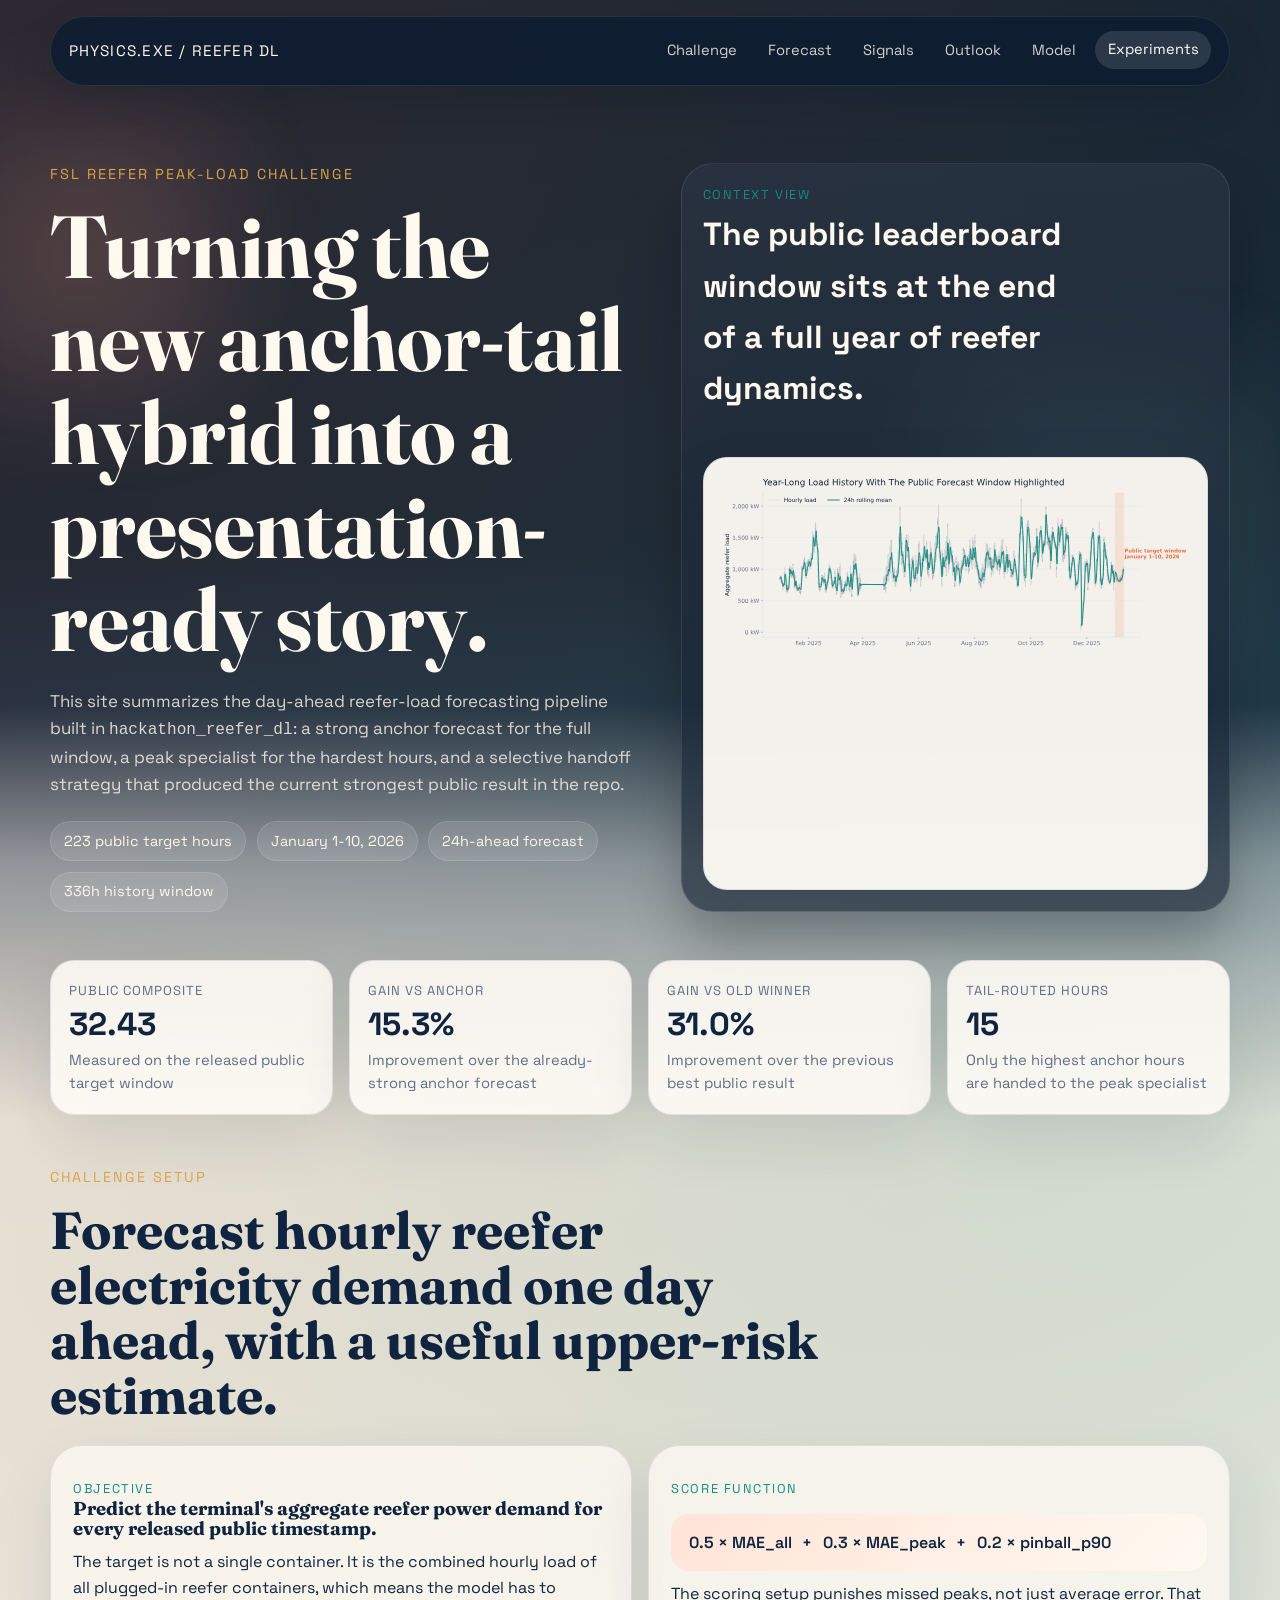
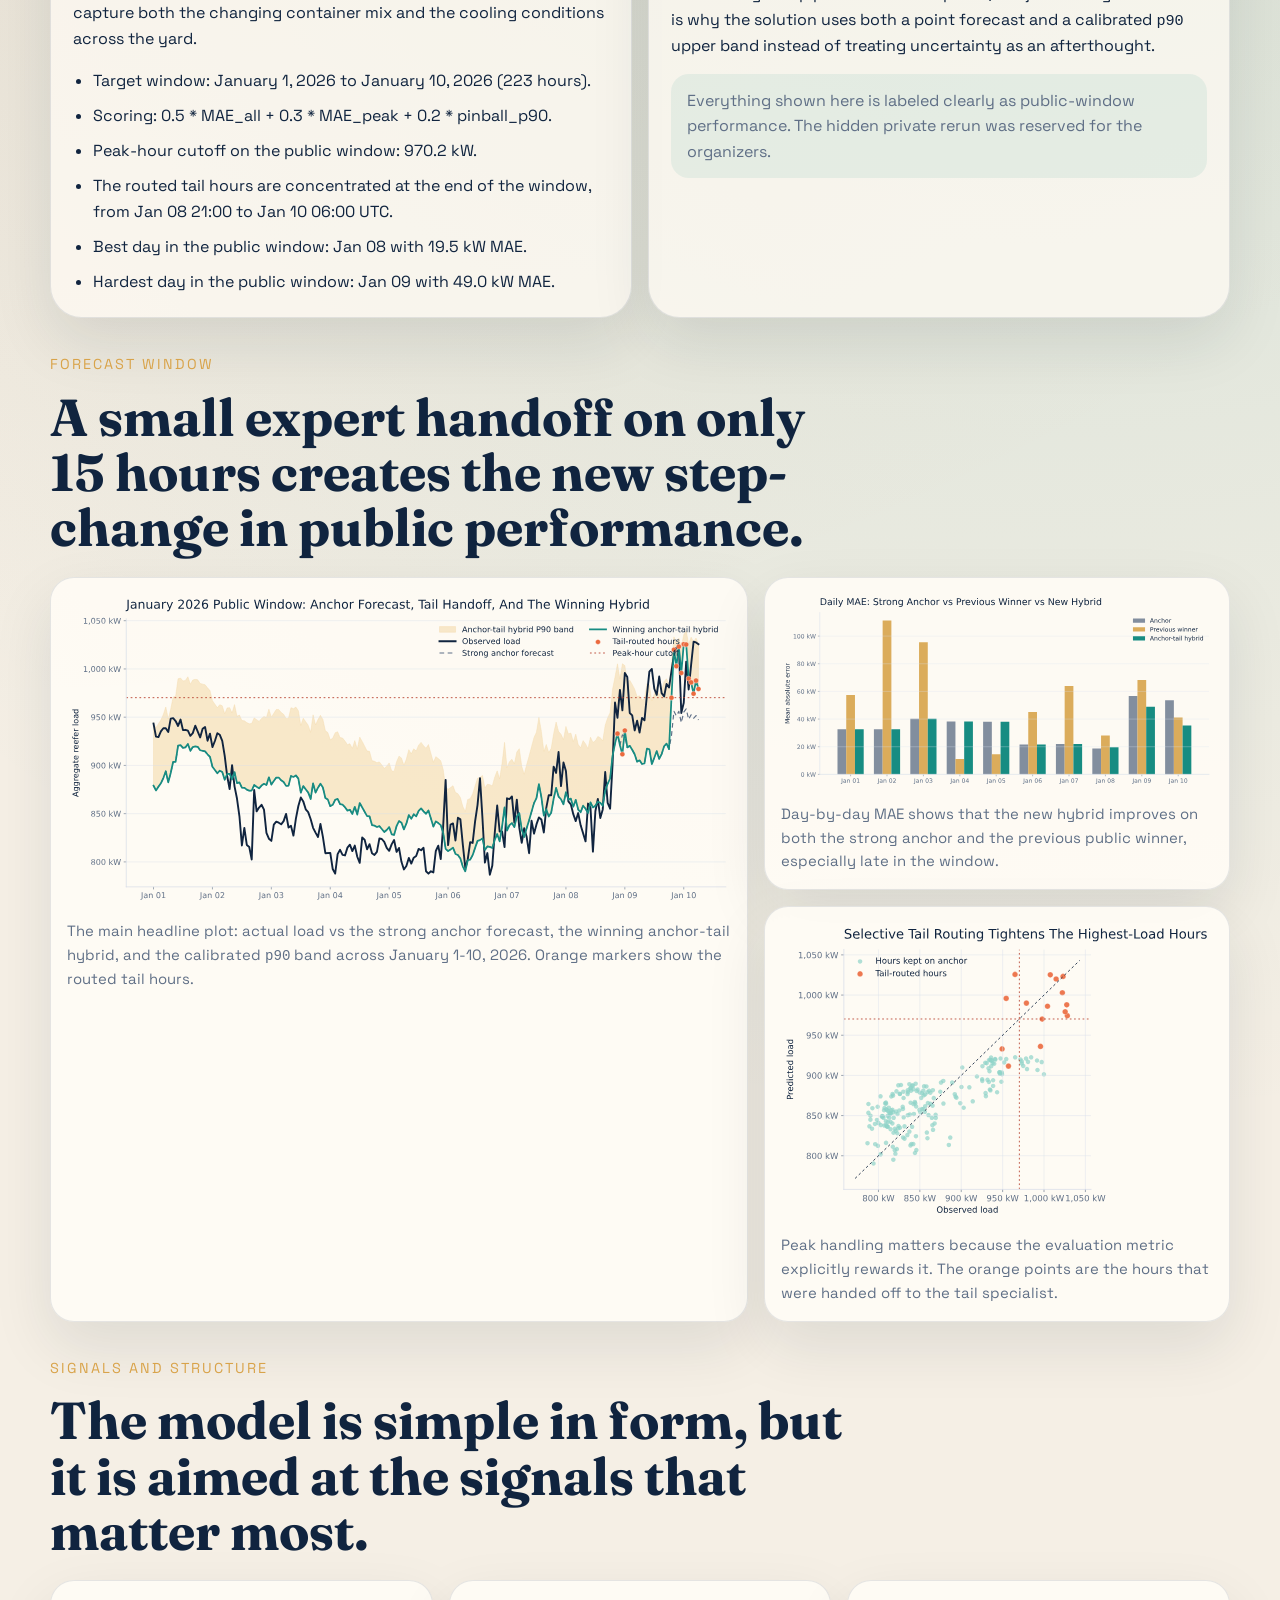
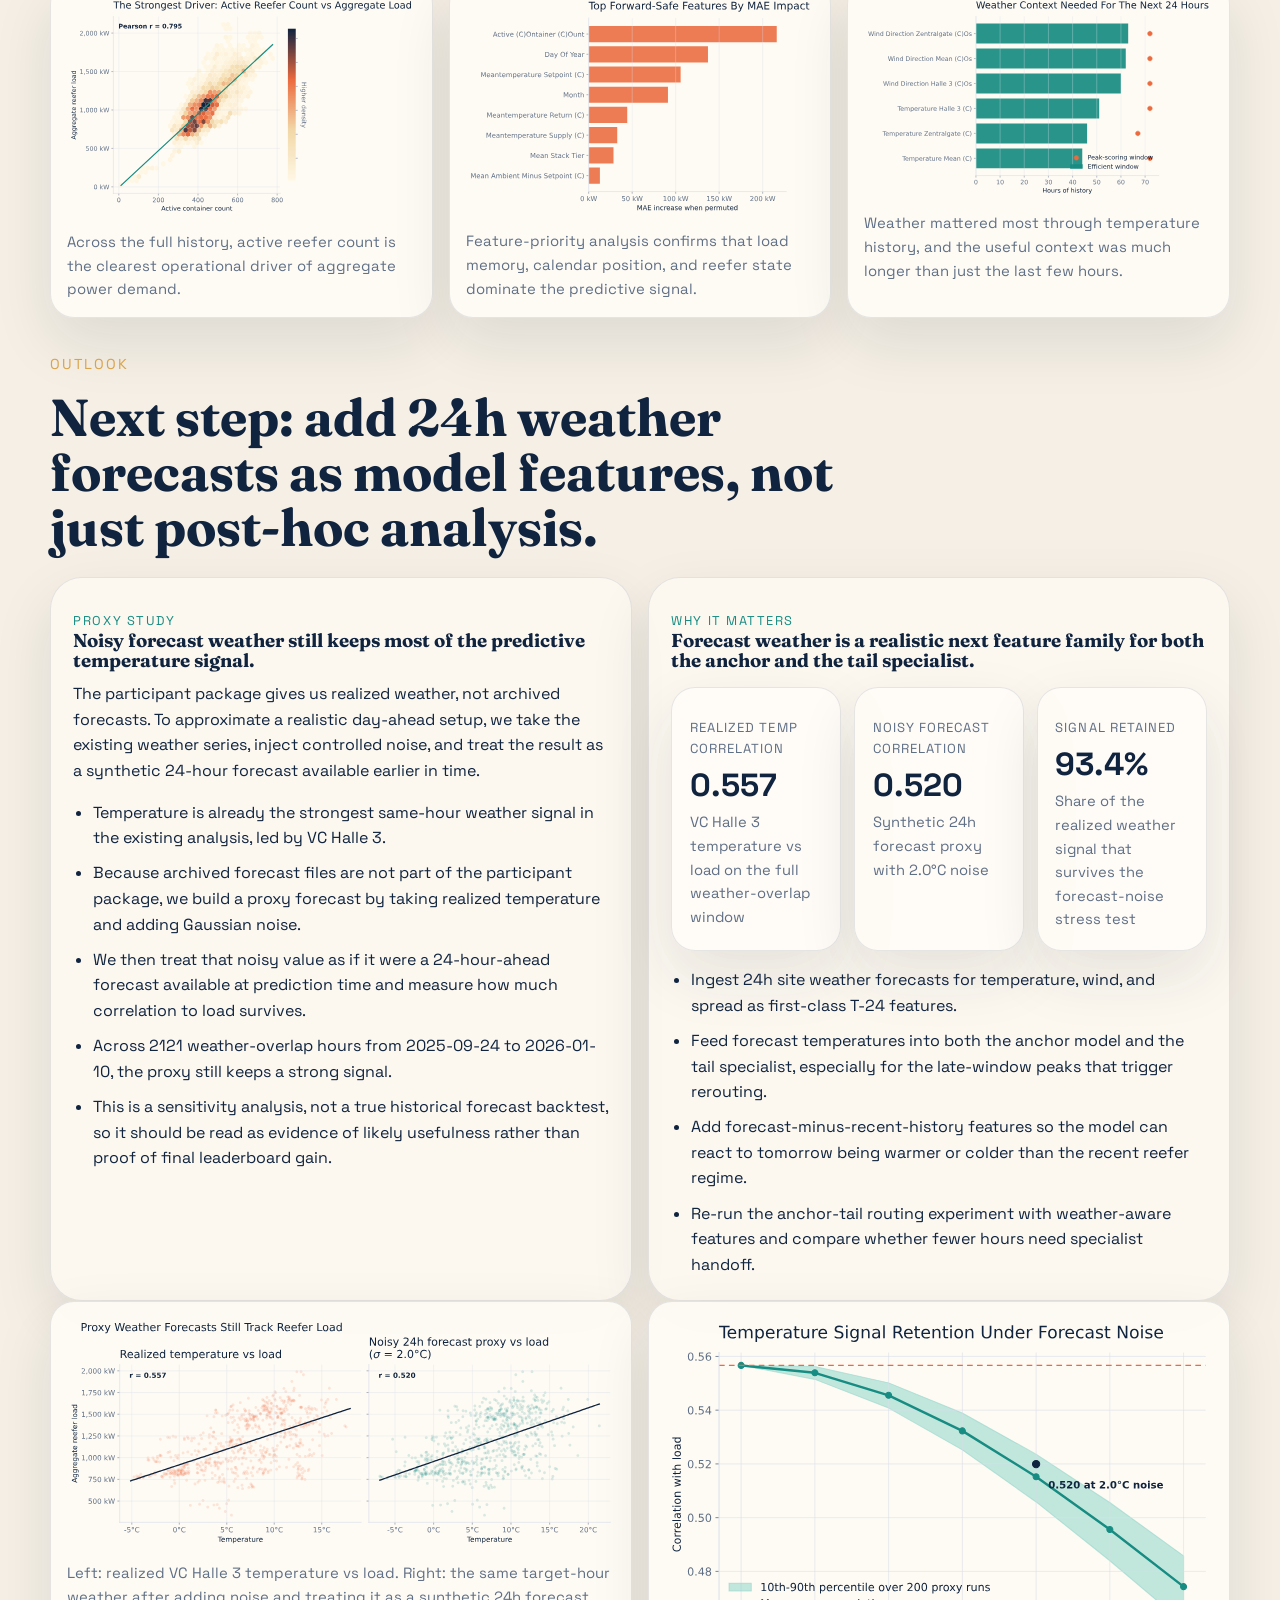
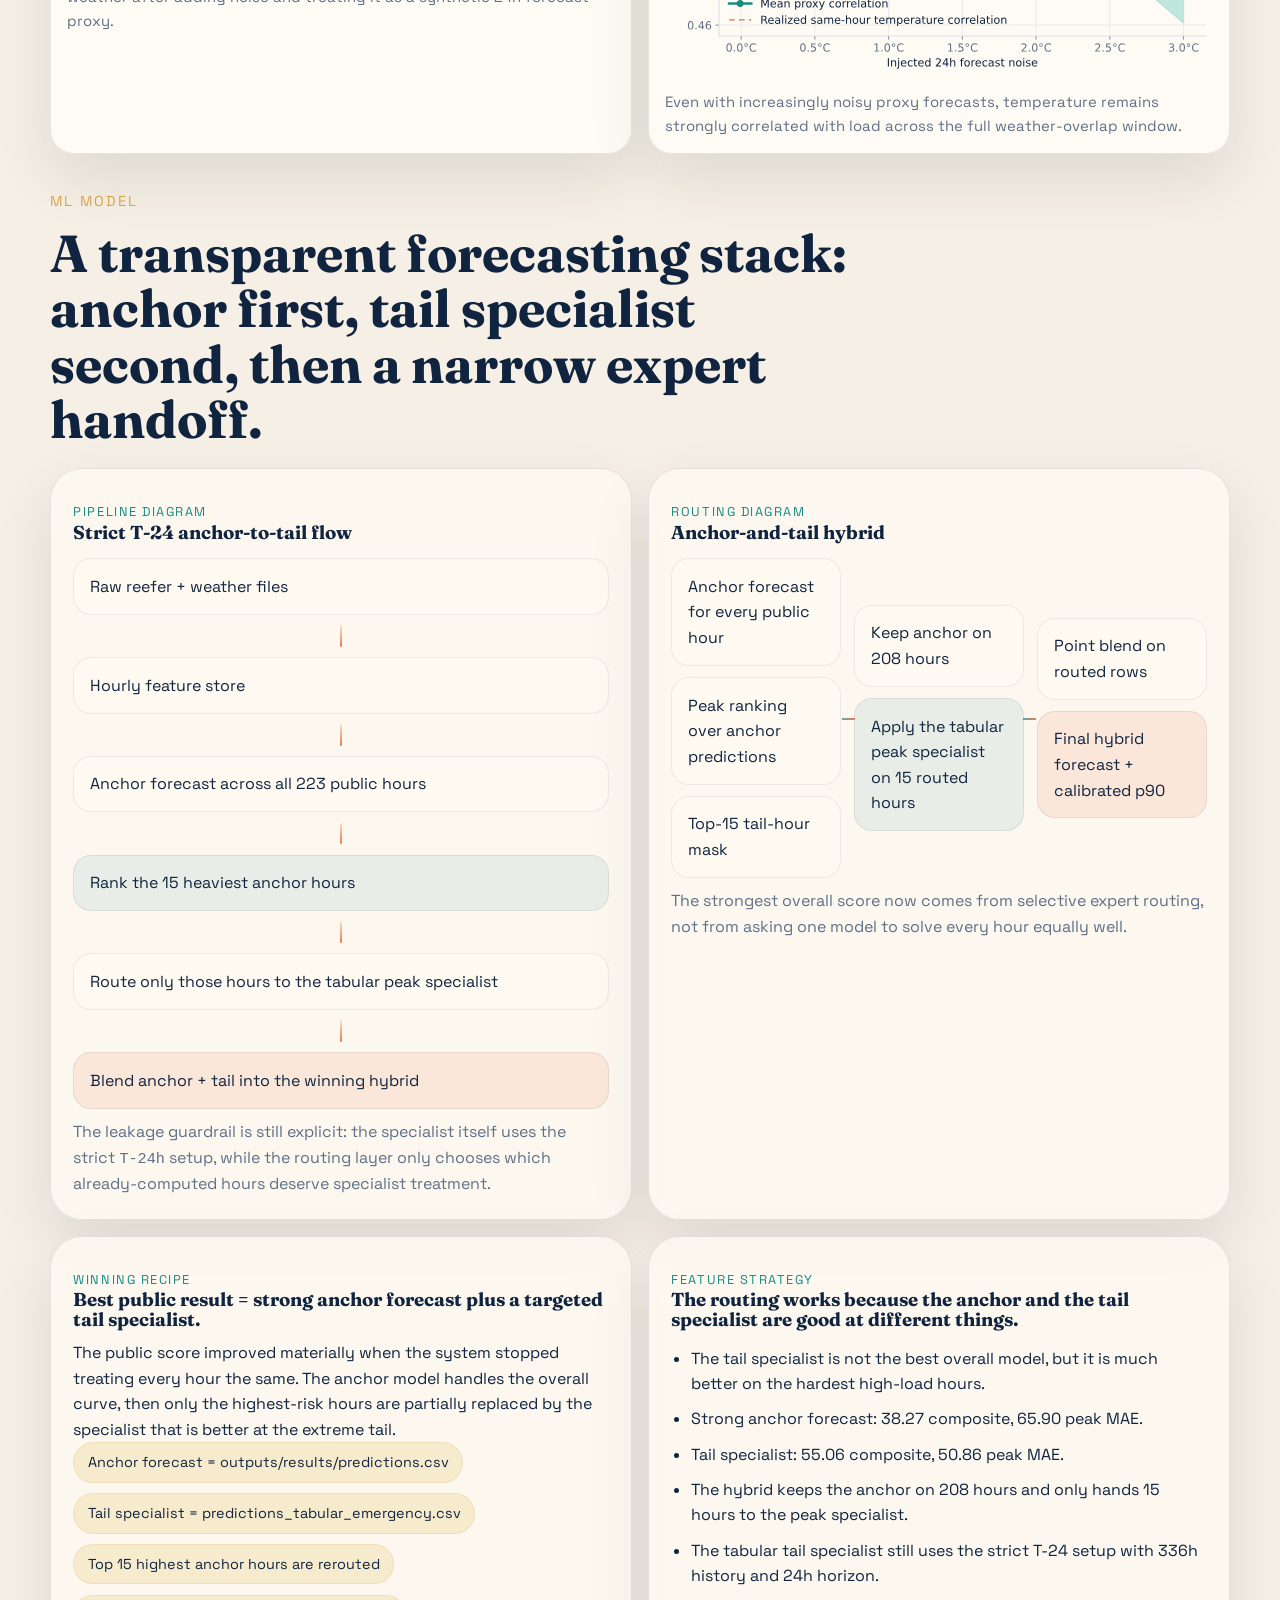
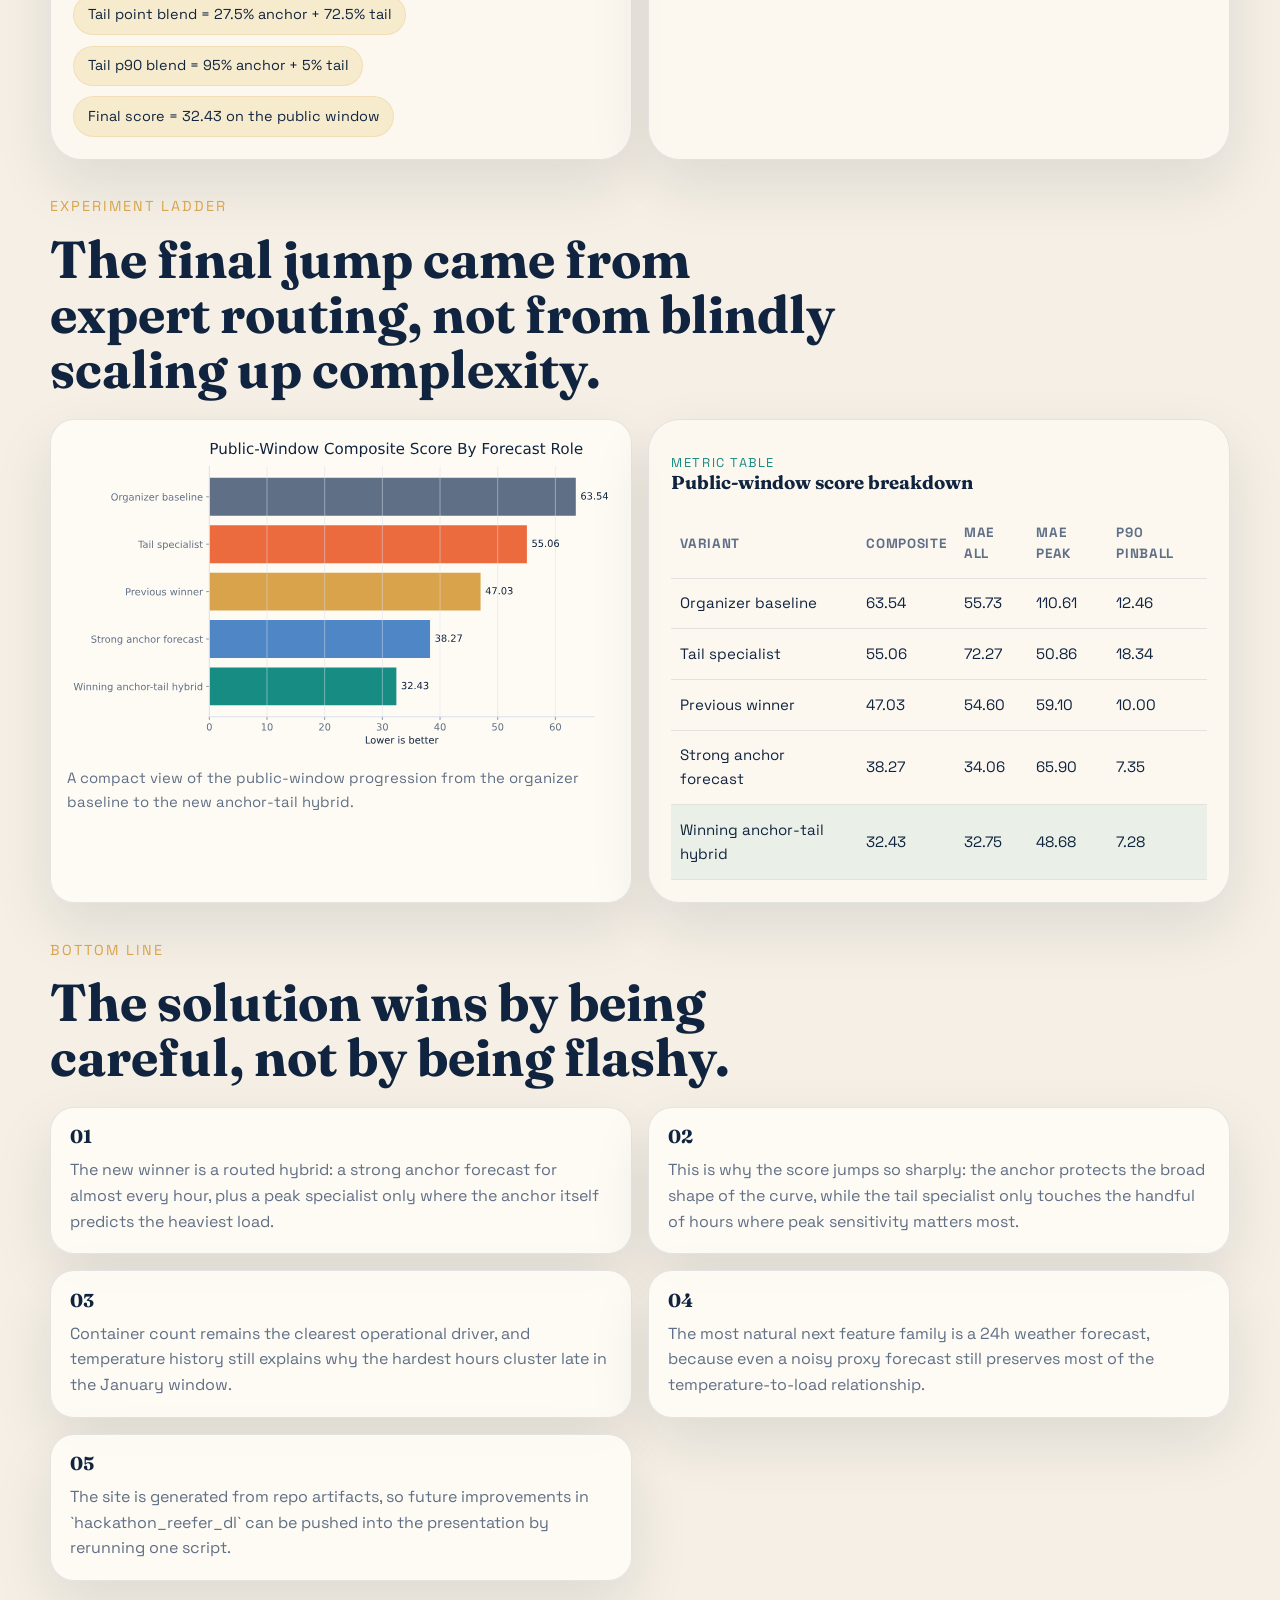
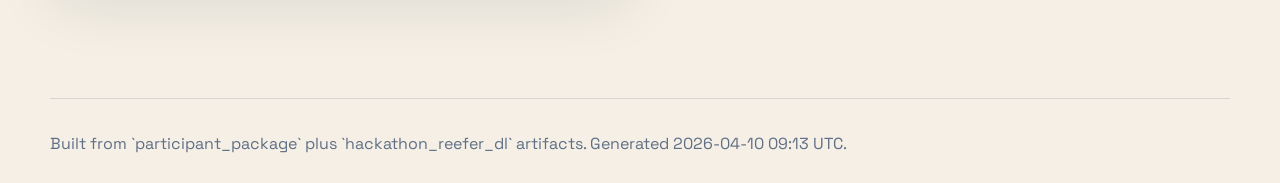
<file: presentation_site/index.html>
<!DOCTYPE html>
<html lang="en">
<head>
  <meta charset="UTF-8">
  <meta name="viewport" content="width=device-width, initial-scale=1.0">
  <title>physics.exe | Reefer Forecast Presentation</title>
  <meta
    name="description"
    content="Presentation website for the physics.exe reefer peak-load forecasting solution in hackathon_reefer_dl."
  >
  <link rel="preconnect" href="https://fonts.googleapis.com">
  <link rel="preconnect" href="https://fonts.gstatic.com" crossorigin>
  <link
    href="https://fonts.googleapis.com/css2?family=Fraunces:opsz,wght@9..144,600;9..144,700&family=Space+Grotesk:wght@400;500;700&display=swap"
    rel="stylesheet"
  >
  <link rel="stylesheet" href="styles.css">
</head>
<body>
  <div class="page-glow page-glow-one"></div>
  <div class="page-glow page-glow-two"></div>

  <header class="site-header">
    <a class="brand" href="#top">physics.exe / reefer dl</a>
    <nav class="site-nav" aria-label="Primary">
      <a href="#challenge">Challenge</a>
      <a href="#forecast">Forecast</a>
      <a href="#signals">Signals</a>
      <a href="#outlook">Outlook</a>
      <a href="#model">Model</a>
      <a href="#experiments">Experiments</a>
    </nav>
  </header>

  <main id="top">
    <section class="hero reveal">
      <div class="hero-copy">
        <p class="eyebrow">FSL Reefer Peak-Load Challenge</p>
        <h1>Turning the new anchor-tail hybrid into a presentation-ready story.</h1>
        <p class="hero-text">
          This site summarizes the day-ahead reefer-load forecasting pipeline built in
          <code>hackathon_reefer_dl</code>: a strong anchor forecast for the full window, a peak specialist for the
          hardest hours, and a selective handoff strategy that produced the current strongest public result in the
          repo.
        </p>
        <div class="chip-row chip-row-hero" id="hero-facts">
          <span class="chip chip-static">223 public target hours</span>
          <span class="chip chip-static">January 1-10, 2026</span>
          <span class="chip chip-static">24h-ahead forecast</span>
          <span class="chip chip-static">336h history window</span>
        </div>
      </div>

      <div class="hero-panel">
        <div class="hero-panel-top">
          <p class="panel-label">Context View</p>
          <h2>The public leaderboard window sits at the end of a full year of reefer dynamics.</h2>
        </div>
        <figure class="plot-card plot-card-hero">
          <img
            src="assets/plots/history_context.svg"
            alt="Historical reefer load series with the January 2026 public forecast window highlighted."
          >
        </figure>
      </div>
    </section>

    <section class="metric-band reveal">
      <div class="metric-grid" id="metric-grid"></div>
    </section>

    <section id="challenge" class="content-section reveal">
      <div class="section-heading">
        <p class="eyebrow">Challenge Setup</p>
        <h2>Forecast hourly reefer electricity demand one day ahead, with a useful upper-risk estimate.</h2>
      </div>

      <div class="two-col-grid">
        <article class="panel">
          <p class="panel-label">Objective</p>
          <h3>Predict the terminal's aggregate reefer power demand for every released public timestamp.</h3>
          <p>
            The target is not a single container. It is the combined hourly load of all plugged-in reefer
            containers, which means the model has to capture both the changing container mix and the cooling
            conditions across the yard.
          </p>
          <ul class="plain-list" id="challenge-facts"></ul>
        </article>

        <article class="panel">
          <p class="panel-label">Score Function</p>
          <div class="formula-card">
            <span>0.5 × MAE_all</span>
            <span>+</span>
            <span>0.3 × MAE_peak</span>
            <span>+</span>
            <span>0.2 × pinball_p90</span>
          </div>
          <p>
            The scoring setup punishes missed peaks, not just average error. That is why the solution uses both a
            point forecast and a calibrated <code>p90</code> upper band instead of treating uncertainty as an
            afterthought.
          </p>
          <div class="small-note">
            Everything shown here is labeled clearly as public-window performance. The hidden private rerun was
            reserved for the organizers.
          </div>
        </article>
      </div>
    </section>

    <section id="forecast" class="content-section reveal">
      <div class="section-heading">
        <p class="eyebrow">Forecast Window</p>
        <h2>A small expert handoff on only 15 hours creates the new step-change in public performance.</h2>
      </div>

      <div class="forecast-grid">
        <figure class="plot-card plot-card-wide">
          <img
            src="assets/plots/january_forecast.svg"
            alt="Public January 2026 forecast chart with actual load, strong anchor forecast, winning anchor-tail hybrid, and p90 band."
          >
          <figcaption>
            The main headline plot: actual load vs the strong anchor forecast, the winning anchor-tail hybrid, and the
            calibrated <code>p90</code> band across January 1-10, 2026. Orange markers show the routed tail hours.
          </figcaption>
        </figure>

        <figure class="plot-card">
          <img
            src="assets/plots/daily_mae.svg"
            alt="Daily mean absolute error across the public window comparing the anchor forecast, the previous winner, and the new hybrid."
          >
          <figcaption>
            Day-by-day MAE shows that the new hybrid improves on both the strong anchor and the previous public winner,
            especially late in the window.
          </figcaption>
        </figure>

        <figure class="plot-card">
          <img
            src="assets/plots/peak_scatter.svg"
            alt="Scatter plot of actual versus predicted load for the winning anchor-tail hybrid with routed hours highlighted."
          >
          <figcaption>
            Peak handling matters because the evaluation metric explicitly rewards it. The orange points are the hours
            that were handed off to the tail specialist.
          </figcaption>
        </figure>
      </div>
    </section>

    <section id="signals" class="content-section reveal">
      <div class="section-heading">
        <p class="eyebrow">Signals And Structure</p>
        <h2>The model is simple in form, but it is aimed at the signals that matter most.</h2>
      </div>

      <div class="signals-grid">
        <figure class="plot-card">
          <img
            src="assets/plots/active_count_scatter.svg"
            alt="Scatter density showing active container count versus aggregate reefer load."
          >
          <figcaption>
            Across the full history, active reefer count is the clearest operational driver of aggregate power demand.
          </figcaption>
        </figure>

        <figure class="plot-card">
          <img
            src="assets/plots/feature_importance.svg"
            alt="Horizontal bar chart of the most important forward-safe features by MAE impact."
          >
          <figcaption>
            Feature-priority analysis confirms that load memory, calendar position, and reefer state dominate the
            predictive signal.
          </figcaption>
        </figure>

        <figure class="plot-card">
          <img
            src="assets/plots/weather_windows.svg"
            alt="Horizontal bar chart of efficient and peak weather history window lengths."
          >
          <figcaption>
            Weather mattered most through temperature history, and the useful context was much longer than just the
            last few hours.
          </figcaption>
        </figure>
      </div>
    </section>

    <section id="outlook" class="content-section reveal">
      <div class="section-heading">
        <p class="eyebrow">Outlook</p>
        <h2>Next step: add 24h weather forecasts as model features, not just post-hoc analysis.</h2>
      </div>

      <div class="two-col-grid">
        <article class="panel">
          <p class="panel-label">Proxy Study</p>
          <h3>Noisy forecast weather still keeps most of the predictive temperature signal.</h3>
          <p>
            The participant package gives us realized weather, not archived forecasts. To approximate a realistic
            day-ahead setup, we take the existing weather series, inject controlled noise, and treat the result as a
            synthetic 24-hour forecast available earlier in time.
          </p>
          <ul class="plain-list" id="outlook-points"></ul>
        </article>

        <article class="panel">
          <p class="panel-label">Why It Matters</p>
          <h3>Forecast weather is a realistic next feature family for both the anchor and the tail specialist.</h3>
          <div class="outlook-metric-grid" id="outlook-metrics"></div>
          <ul class="plain-list" id="outlook-steps"></ul>
        </article>
      </div>

      <div class="two-col-grid">
        <figure class="plot-card">
          <img
            src="assets/plots/forecast_weather_proxy_scatter.svg"
            alt="Side-by-side comparison of realized temperature versus load and noisy forecast-proxy temperature versus load."
          >
          <figcaption>
            Left: realized VC Halle 3 temperature vs load. Right: the same target-hour weather after adding noise and
            treating it as a synthetic 24h forecast proxy.
          </figcaption>
        </figure>

        <figure class="plot-card">
          <img
            src="assets/plots/forecast_weather_proxy_noise_sweep.svg"
            alt="Line chart showing how temperature correlation with load changes as more forecast noise is added."
          >
          <figcaption>
            Even with increasingly noisy proxy forecasts, temperature remains strongly correlated with load across the
            full weather-overlap window.
          </figcaption>
        </figure>
      </div>
    </section>

    <section id="model" class="content-section reveal">
      <div class="section-heading">
        <p class="eyebrow">ML Model</p>
        <h2>A transparent forecasting stack: anchor first, tail specialist second, then a narrow expert handoff.</h2>
      </div>

      <div class="two-col-grid diagrams-grid">
        <article class="panel panel-diagram">
          <p class="panel-label">Pipeline Diagram</p>
          <h3>Strict T-24 anchor-to-tail flow</h3>
          <div class="flow-diagram">
            <div class="flow-node">Raw reefer + weather files</div>
            <div class="flow-arrow"></div>
            <div class="flow-node">Hourly feature store</div>
            <div class="flow-arrow"></div>
            <div class="flow-node">Anchor forecast across all 223 public hours</div>
            <div class="flow-arrow"></div>
            <div class="flow-node flow-node-accent">Rank the 15 heaviest anchor hours</div>
            <div class="flow-arrow"></div>
            <div class="flow-node">Route only those hours to the tabular peak specialist</div>
            <div class="flow-arrow"></div>
            <div class="flow-node flow-node-highlight">Blend anchor + tail into the winning hybrid</div>
          </div>
          <p class="diagram-note">
            The leakage guardrail is still explicit: the specialist itself uses the strict <code>T-24h</code> setup,
            while the routing layer only chooses which already-computed hours deserve specialist treatment.
          </p>
        </article>

        <article class="panel panel-diagram">
          <p class="panel-label">Routing Diagram</p>
          <h3>Anchor-and-tail hybrid</h3>
          <div class="network-diagram">
            <div class="input-stack">
              <div class="network-node">Anchor forecast for every public hour</div>
              <div class="network-node">Peak ranking over anchor predictions</div>
              <div class="network-node">Top-15 tail-hour mask</div>
            </div>
            <div class="network-core">
              <div class="network-branch">Keep anchor on 208 hours</div>
              <div class="network-branch network-branch-accent">Apply the tabular peak specialist on 15 routed hours</div>
            </div>
            <div class="output-stack">
              <div class="network-node">Point blend on routed rows</div>
              <div class="network-node network-node-highlight">Final hybrid forecast + calibrated p90</div>
            </div>
          </div>
          <p class="diagram-note">
            The strongest overall score now comes from selective expert routing, not from asking one model to solve
            every hour equally well.
          </p>
        </article>
      </div>

      <div class="detail-grid">
        <article class="panel detail-panel">
          <p class="panel-label">Winning Recipe</p>
          <h3>Best public result = strong anchor forecast plus a targeted tail specialist.</h3>
          <p>
            The public score improved materially when the system stopped treating every hour the same. The anchor model
            handles the overall curve, then only the highest-risk hours are partially replaced by the specialist that is
            better at the extreme tail.
          </p>
          <div class="chip-row" id="blend-chips"></div>
        </article>

        <article class="panel detail-panel">
          <p class="panel-label">Feature Strategy</p>
          <h3>The routing works because the anchor and the tail specialist are good at different things.</h3>
          <ul class="plain-list" id="feature-notes"></ul>
        </article>
      </div>
    </section>

    <section id="experiments" class="content-section reveal">
      <div class="section-heading">
        <p class="eyebrow">Experiment Ladder</p>
        <h2>The final jump came from expert routing, not from blindly scaling up complexity.</h2>
      </div>

      <div class="two-col-grid experiments-grid">
        <figure class="plot-card">
          <img
            src="assets/plots/model_ladder.svg"
            alt="Horizontal bar chart comparing public composite scores across forecast roles and variants."
          >
          <figcaption>
            A compact view of the public-window progression from the organizer baseline to the new anchor-tail hybrid.
          </figcaption>
        </figure>

        <article class="panel table-panel">
          <p class="panel-label">Metric Table</p>
          <h3>Public-window score breakdown</h3>
          <div class="table-wrap">
            <table class="metrics-table">
              <thead>
                <tr>
                  <th>Variant</th>
                  <th>Composite</th>
                  <th>MAE all</th>
                  <th>MAE peak</th>
                  <th>P90 pinball</th>
                </tr>
              </thead>
              <tbody id="experiment-table-body"></tbody>
            </table>
          </div>
        </article>
      </div>
    </section>

    <section class="content-section reveal">
      <div class="section-heading">
        <p class="eyebrow">Bottom Line</p>
        <h2>The solution wins by being careful, not by being flashy.</h2>
      </div>

      <div class="takeaway-grid" id="takeaways"></div>
    </section>
  </main>

  <footer class="site-footer">
    <p>Built from `participant_package` plus `hackathon_reefer_dl` artifacts. <span id="generated-at"></span></p>
  </footer>

  <script src="assets/data/presentation-data.js"></script>
  <script src="script.js"></script>
</body>
</html>
</file>
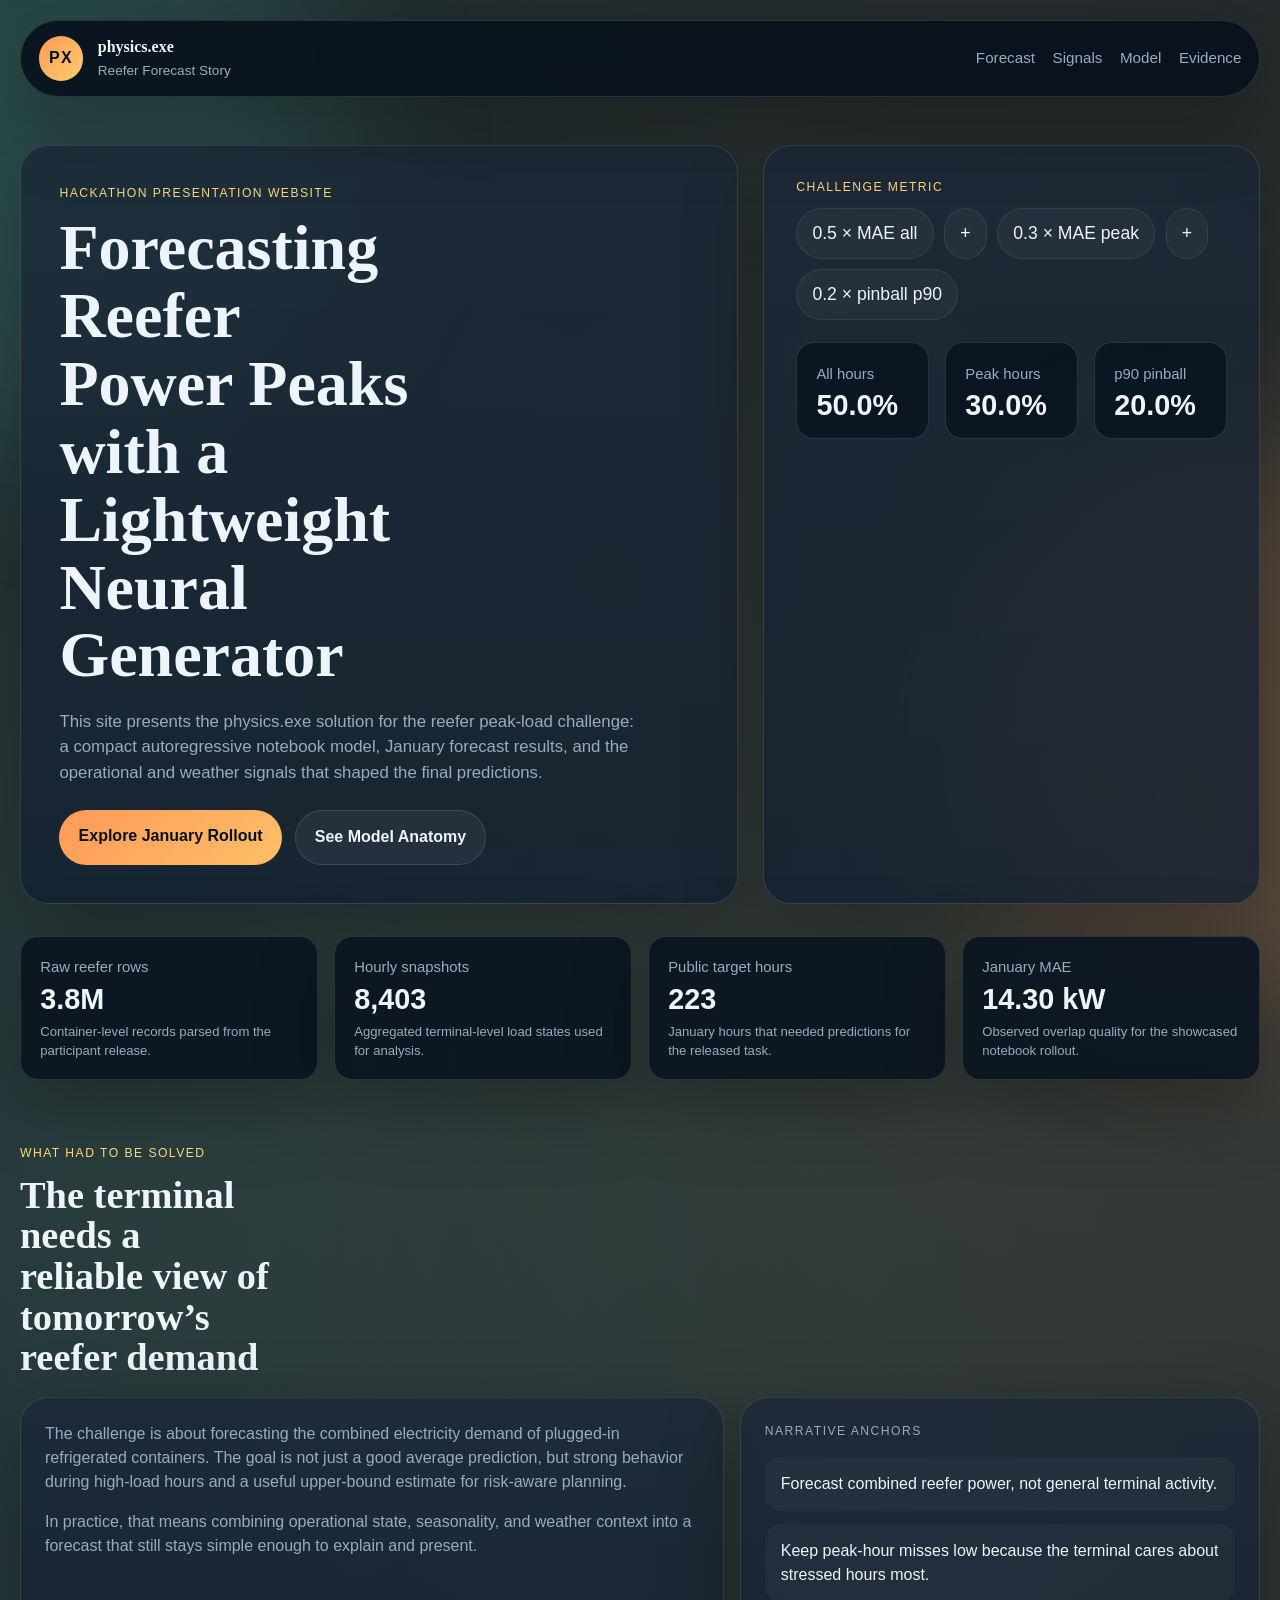
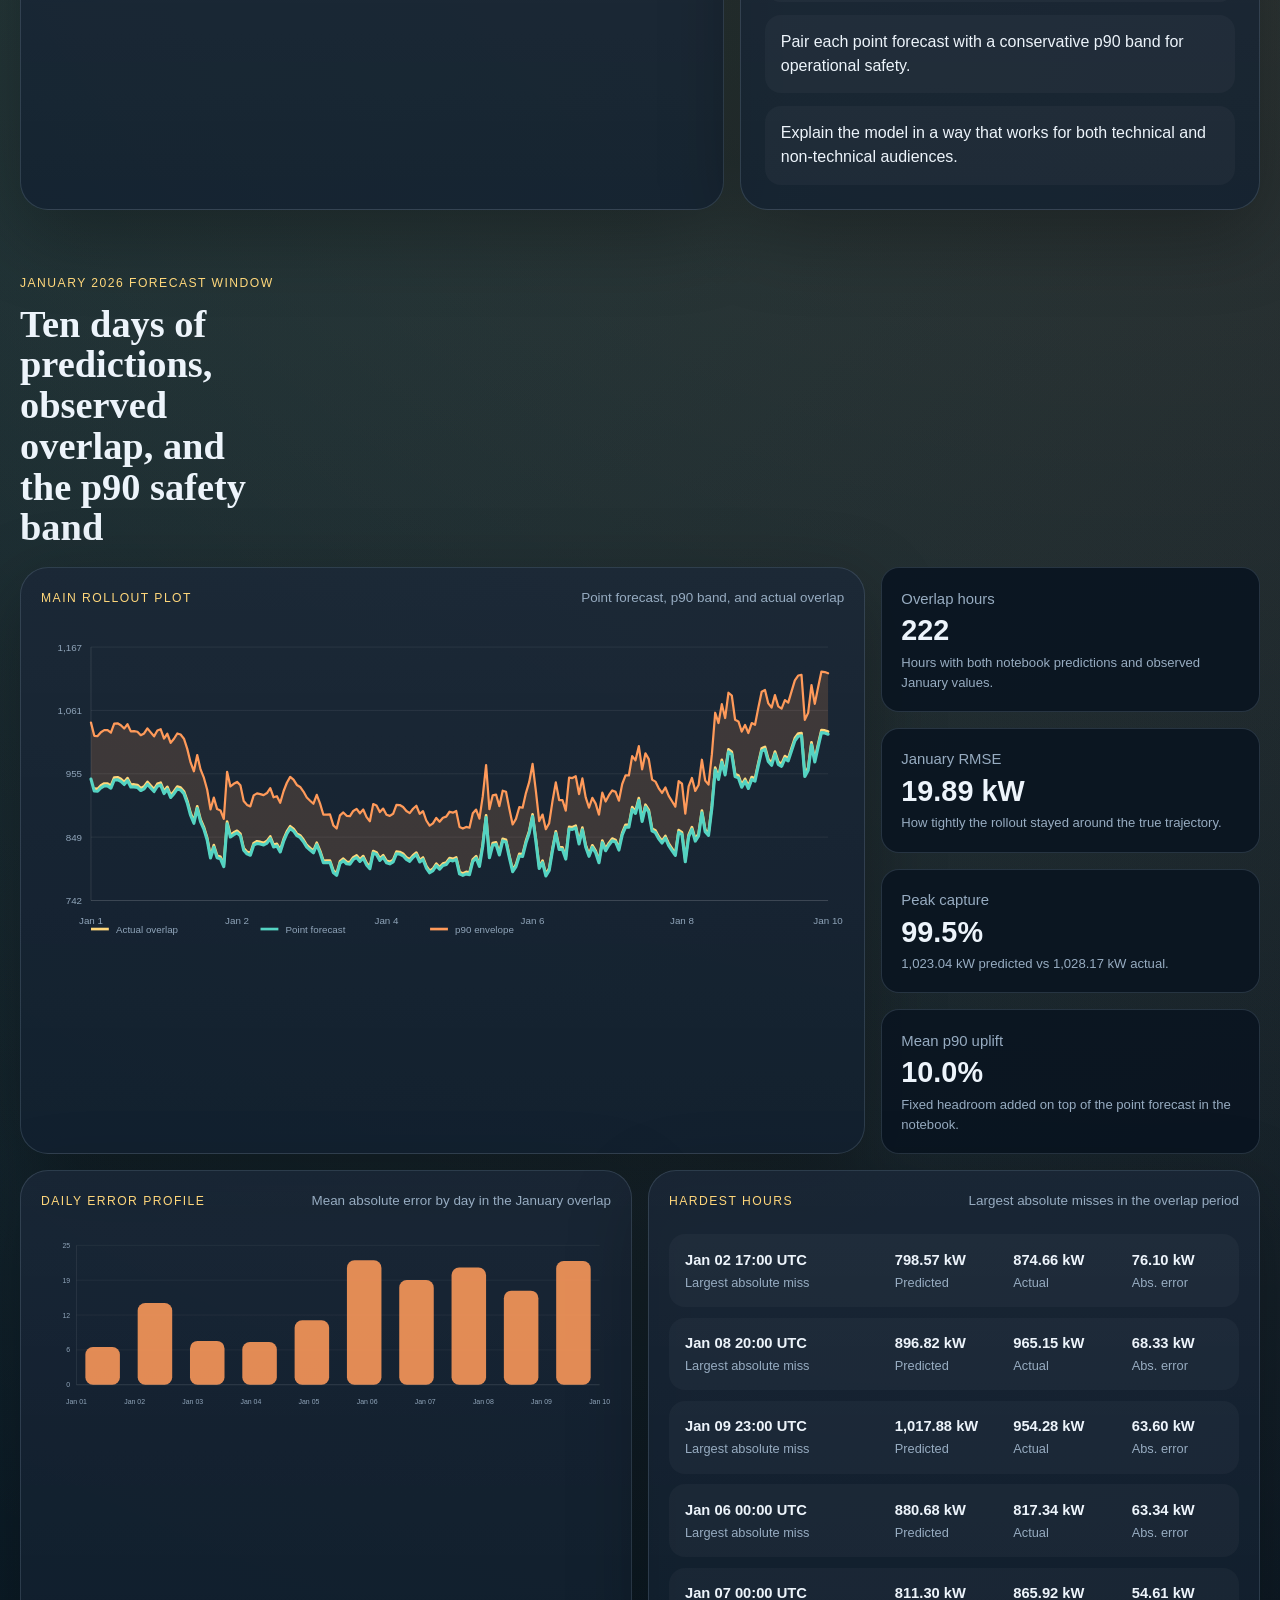
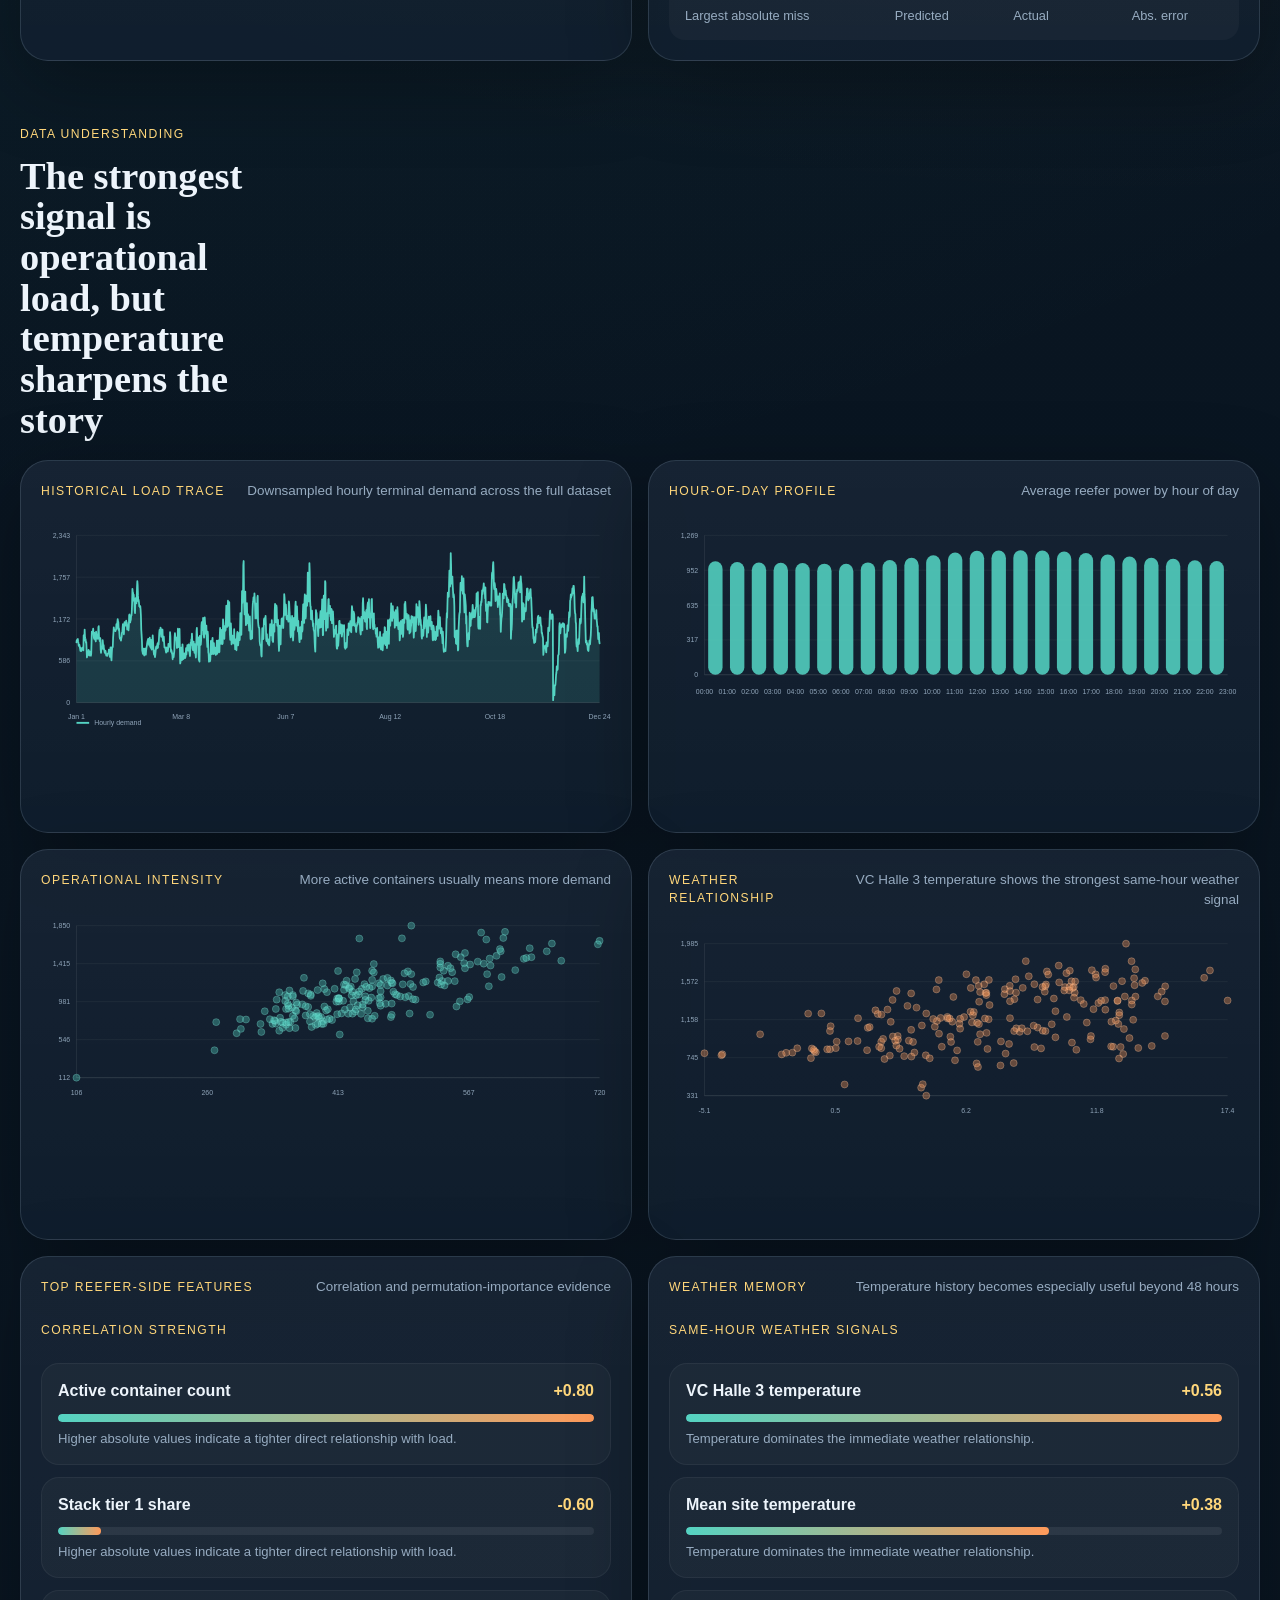
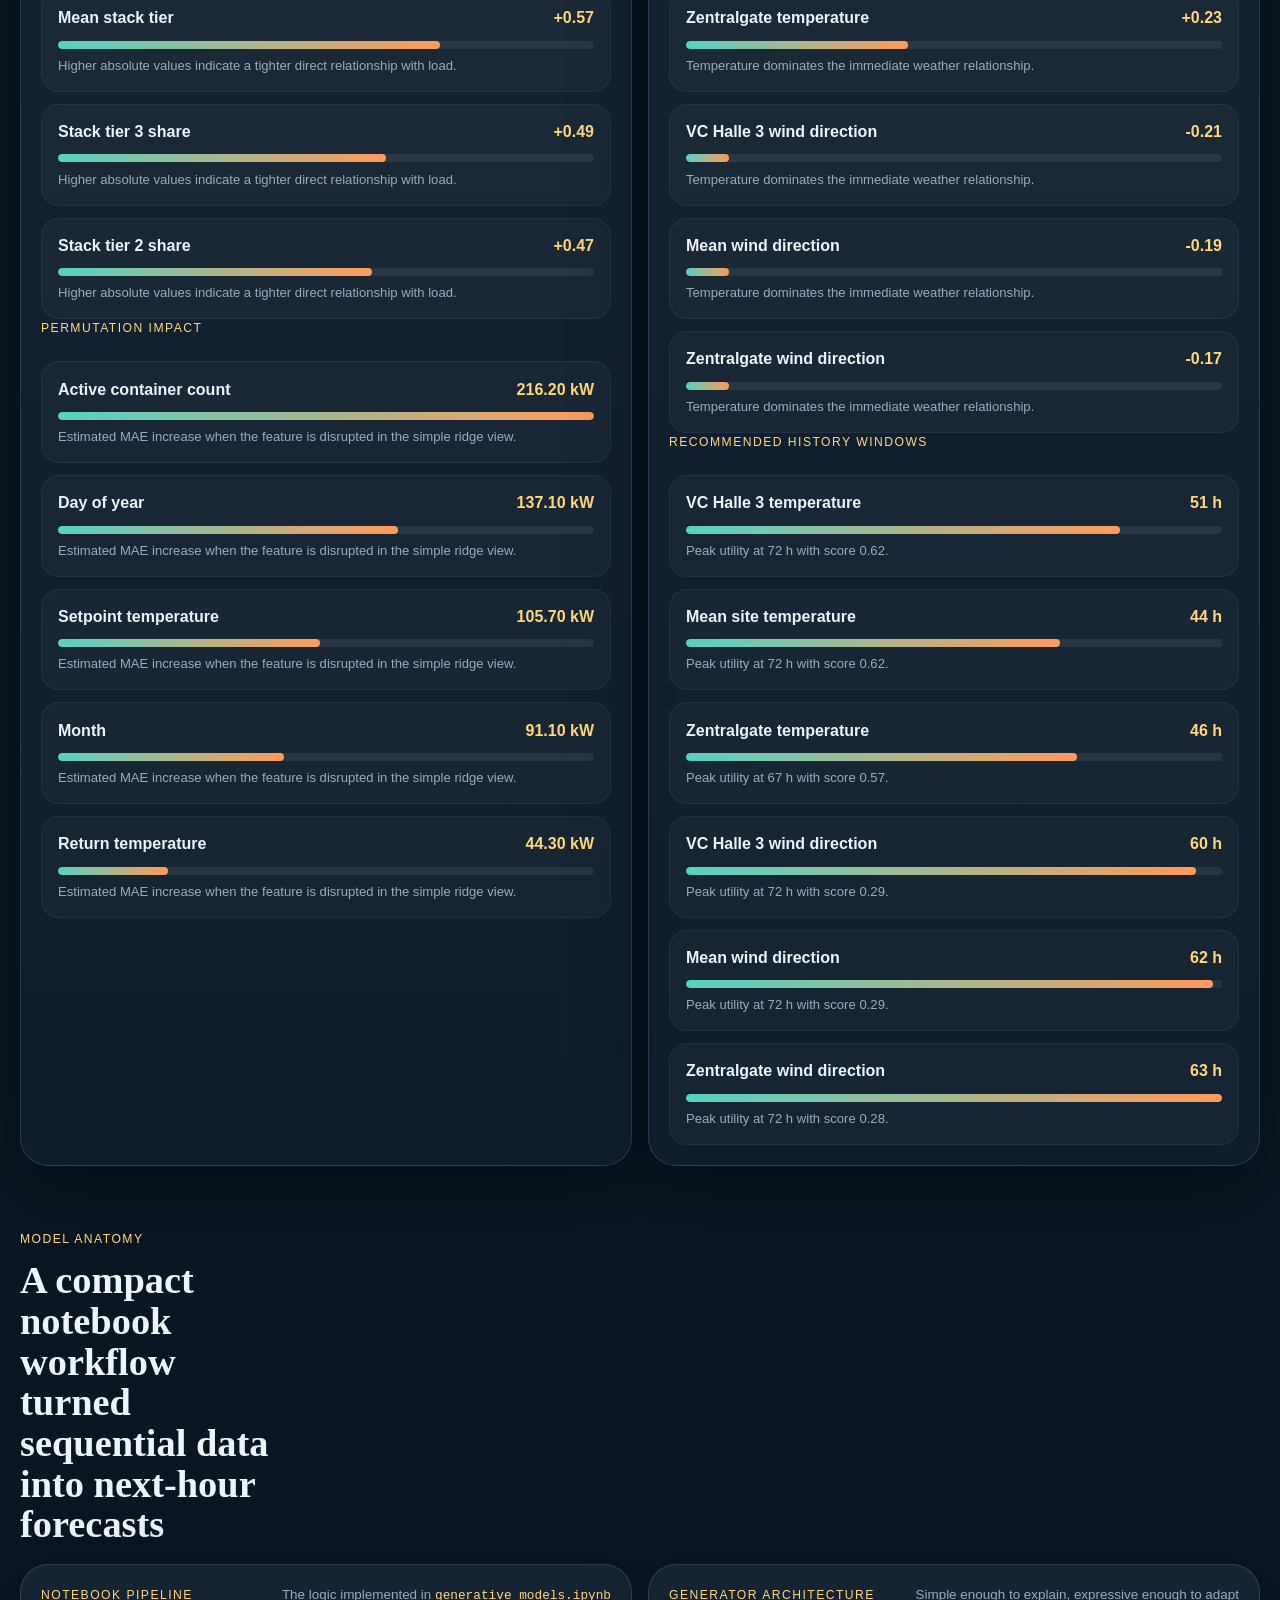
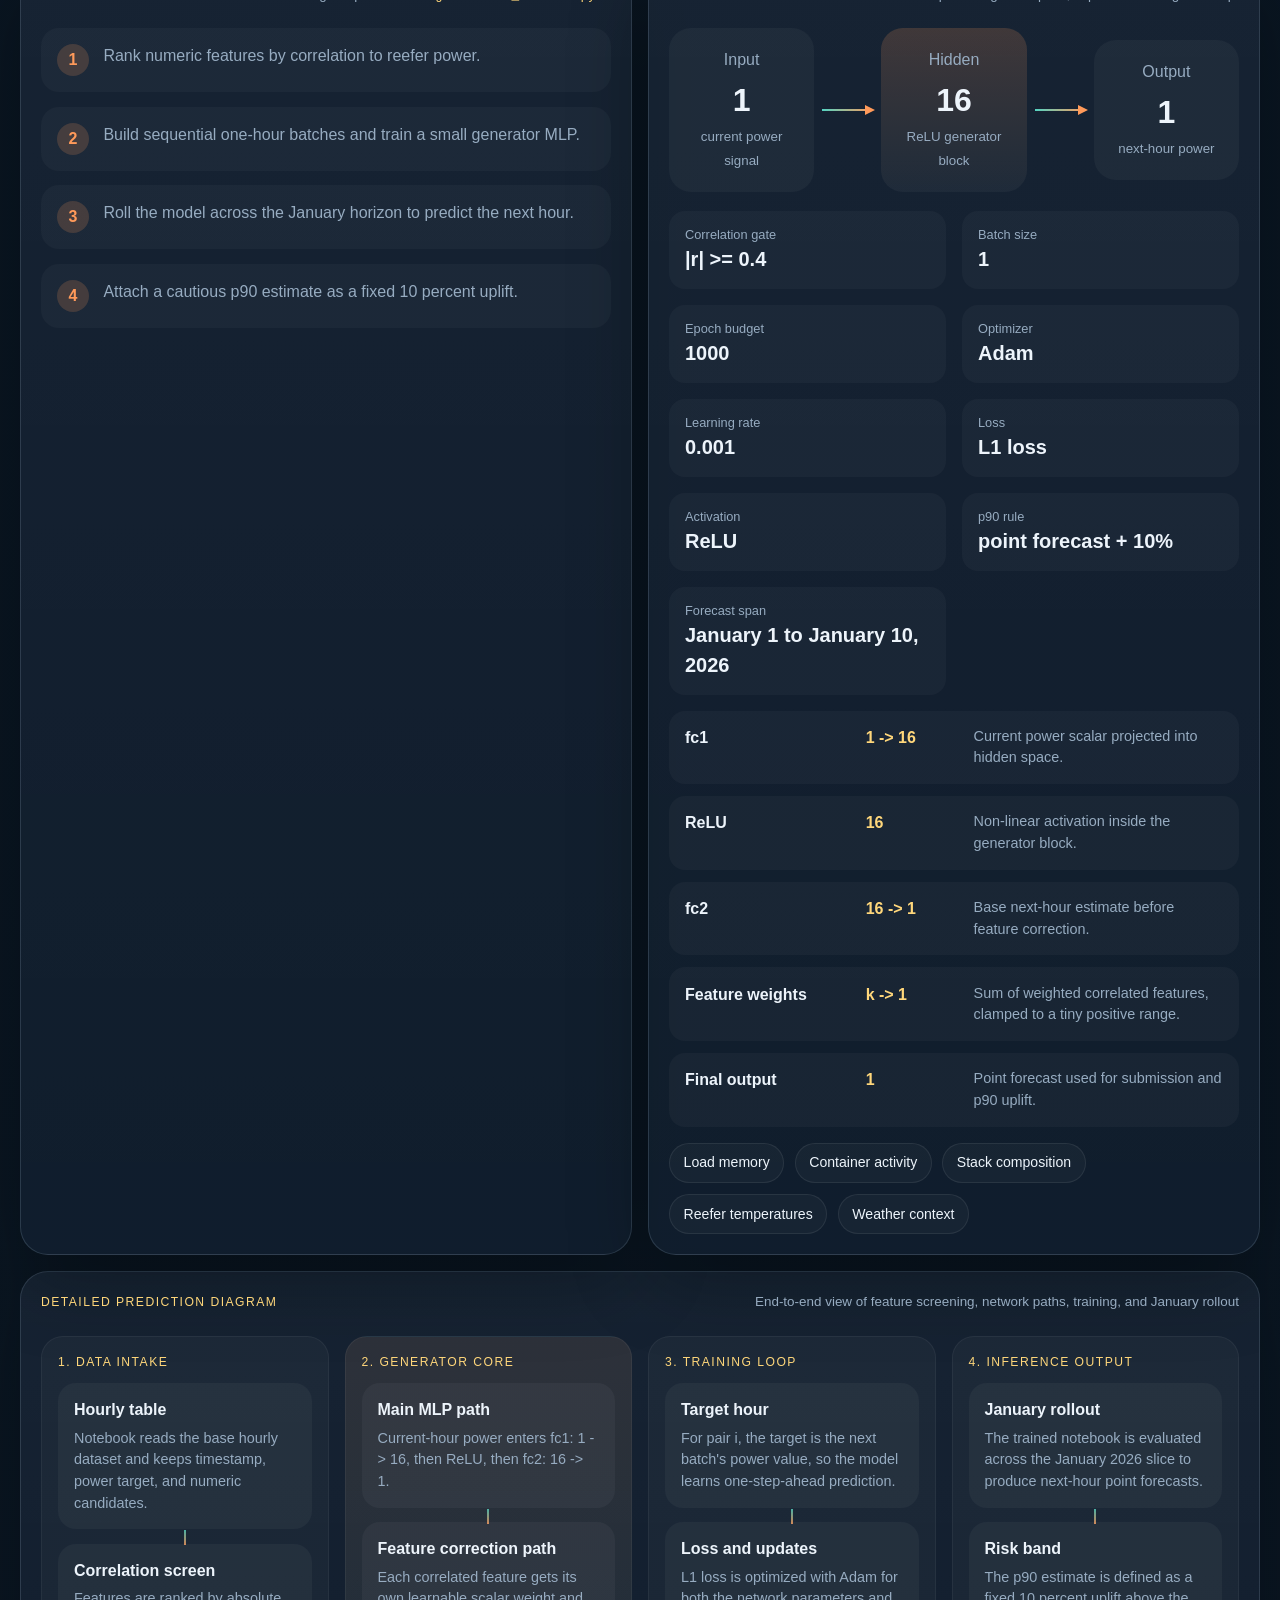
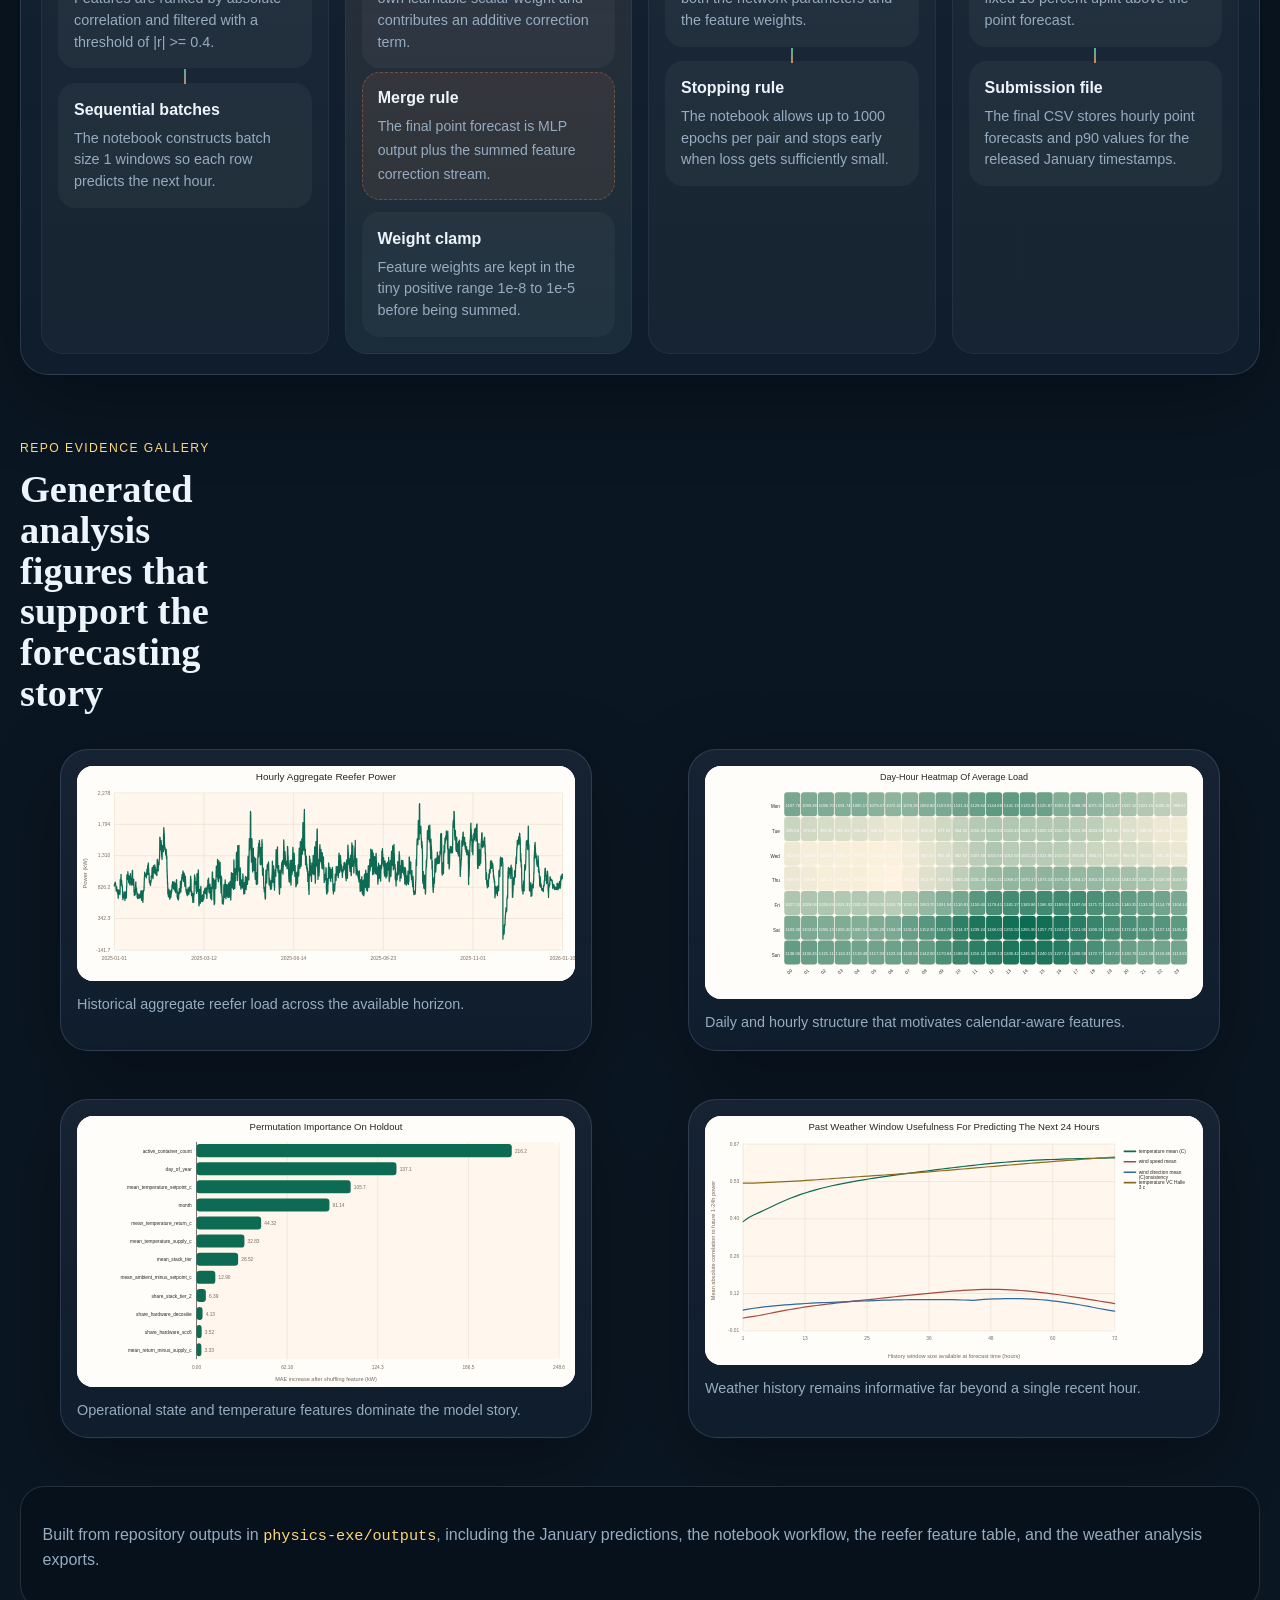
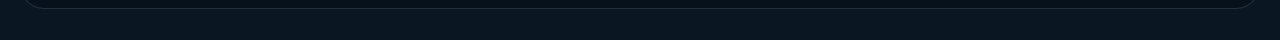
<file: solution-presentation/index.html>
<!DOCTYPE html>
<html lang="en">
  <head>
    <meta charset="UTF-8" />
    <meta name="viewport" content="width=device-width, initial-scale=1.0" />
    <title>physics.exe Reefer Forecast Presentation</title>
    <meta
      name="description"
      content="Presentation site for the physics.exe hackathon solution to the reefer peak-load forecasting challenge."
    />
    <link rel="stylesheet" href="./styles.css" />
  </head>
  <body>
    <div class="page-glow page-glow-a"></div>
    <div class="page-glow page-glow-b"></div>
    <header class="topbar">
      <a class="brand" href="#top">
        <span class="brand-mark">PX</span>
        <span class="brand-copy">
          <strong>physics.exe</strong>
          <span>Reefer Forecast Story</span>
        </span>
      </a>
      <nav class="topnav">
        <a href="#forecast">Forecast</a>
        <a href="#signals">Signals</a>
        <a href="#model">Model</a>
        <a href="#gallery">Evidence</a>
      </nav>
    </header>

    <main>
      <section class="hero reveal" id="top">
        <div class="hero-copy">
          <p class="eyebrow">Hackathon Presentation Website</p>
          <h1>Forecasting Reefer Power Peaks with a Lightweight Neural Generator</h1>
          <p class="hero-text">
            This site presents the physics.exe solution for the reefer peak-load challenge:
            a compact autoregressive notebook model, January forecast results, and the
            operational and weather signals that shaped the final predictions.
          </p>
          <div class="hero-actions">
            <a class="button button-primary" href="#forecast">Explore January Rollout</a>
            <a class="button button-secondary" href="#model">See Model Anatomy</a>
          </div>
        </div>
        <div class="hero-panel glass">
          <p class="panel-label">Challenge Metric</p>
          <div class="formula">
            <span>0.5 × MAE all</span>
            <span>+</span>
            <span>0.3 × MAE peak</span>
            <span>+</span>
            <span>0.2 × pinball p90</span>
          </div>
          <div class="mini-grid" id="weightCards"></div>
        </div>
      </section>

      <section class="stats-strip reveal" id="heroStats"></section>

      <section class="section reveal" id="challenge">
        <div class="section-head">
          <p class="eyebrow">What Had To Be Solved</p>
          <h2>The terminal needs a reliable view of tomorrow’s reefer demand</h2>
        </div>
        <div class="challenge-grid">
          <article class="glass prose-card">
            <p>
              The challenge is about forecasting the combined electricity demand of
              plugged-in refrigerated containers. The goal is not just a good average
              prediction, but strong behavior during high-load hours and a useful
              upper-bound estimate for risk-aware planning.
            </p>
            <p>
              In practice, that means combining operational state, seasonality, and weather
              context into a forecast that still stays simple enough to explain and present.
            </p>
          </article>
          <article class="glass prose-card">
            <p class="panel-label">Narrative anchors</p>
            <ul class="signal-list" id="narrativePoints"></ul>
          </article>
        </div>
      </section>

      <section class="section reveal" id="forecast">
        <div class="section-head">
          <p class="eyebrow">January 2026 Forecast Window</p>
          <h2>Ten days of predictions, observed overlap, and the p90 safety band</h2>
        </div>
        <div class="forecast-layout">
          <article class="glass chart-card chart-card-large">
            <div class="card-topline">
              <p class="panel-label">Main rollout plot</p>
              <span class="card-note">Point forecast, p90 band, and actual overlap</span>
            </div>
            <div id="januaryForecastChart" class="chart-frame"></div>
          </article>
          <div class="results-grid" id="resultCards"></div>
        </div>
        <div class="two-up">
          <article class="glass chart-card">
            <div class="card-topline">
              <p class="panel-label">Daily error profile</p>
              <span class="card-note">Mean absolute error by day in the January overlap</span>
            </div>
            <div id="dailyMaeChart" class="chart-frame"></div>
          </article>
          <article class="glass table-card">
            <div class="card-topline">
              <p class="panel-label">Hardest hours</p>
              <span class="card-note">Largest absolute misses in the overlap period</span>
            </div>
            <div id="errorHoursTable" class="table-list"></div>
          </article>
        </div>
      </section>

      <section class="section reveal" id="signals">
        <div class="section-head">
          <p class="eyebrow">Data Understanding</p>
          <h2>The strongest signal is operational load, but temperature sharpens the story</h2>
        </div>
        <div class="signals-grid">
          <article class="glass chart-card">
            <div class="card-topline">
              <p class="panel-label">Historical load trace</p>
              <span class="card-note">Downsampled hourly terminal demand across the full dataset</span>
            </div>
            <div id="yearlyPowerChart" class="chart-frame"></div>
          </article>
          <article class="glass chart-card">
            <div class="card-topline">
              <p class="panel-label">Hour-of-day profile</p>
              <span class="card-note">Average reefer power by hour of day</span>
            </div>
            <div id="hourProfileChart" class="chart-frame"></div>
          </article>
          <article class="glass chart-card">
            <div class="card-topline">
              <p class="panel-label">Operational intensity</p>
              <span class="card-note">More active containers usually means more demand</span>
            </div>
            <div id="containerScatterChart" class="chart-frame"></div>
          </article>
          <article class="glass chart-card">
            <div class="card-topline">
              <p class="panel-label">Weather relationship</p>
              <span class="card-note">VC Halle 3 temperature shows the strongest same-hour weather signal</span>
            </div>
            <div id="weatherScatterChart" class="chart-frame"></div>
          </article>
        </div>
        <div class="two-up">
          <article class="glass rank-card">
            <div class="card-topline">
              <p class="panel-label">Top reefer-side features</p>
              <span class="card-note">Correlation and permutation-importance evidence</span>
            </div>
            <div id="featureRanks"></div>
          </article>
          <article class="glass rank-card">
            <div class="card-topline">
              <p class="panel-label">Weather memory</p>
              <span class="card-note">Temperature history becomes especially useful beyond 48 hours</span>
            </div>
            <div id="weatherRanks"></div>
          </article>
        </div>
      </section>

      <section class="section reveal" id="model">
        <div class="section-head">
          <p class="eyebrow">Model Anatomy</p>
          <h2>A compact notebook workflow turned sequential data into next-hour forecasts</h2>
        </div>
        <div class="model-layout">
          <article class="glass process-card">
            <div class="card-topline">
              <p class="panel-label">Notebook pipeline</p>
              <span class="card-note">The logic implemented in <code>generative_models.ipynb</code></span>
            </div>
            <div class="process-flow" id="processFlow"></div>
          </article>
          <article class="glass architecture-card">
            <div class="card-topline">
              <p class="panel-label">Generator architecture</p>
              <span class="card-note">Simple enough to explain, expressive enough to adapt</span>
            </div>
            <div class="nn-stack">
              <div class="nn-node">
                <span class="nn-label">Input</span>
                <strong id="inputSizeValue"></strong>
                <small>current power signal</small>
              </div>
              <div class="nn-arrow"></div>
              <div class="nn-node accent">
                <span class="nn-label">Hidden</span>
                <strong id="hiddenSizeValue"></strong>
                <small>ReLU generator block</small>
              </div>
            <div class="nn-arrow"></div>
              <div class="nn-node">
                <span class="nn-label">Output</span>
                <strong id="outputSizeValue"></strong>
                <small>next-hour power</small>
              </div>
            </div>
            <div class="config-grid" id="configGrid"></div>
            <div class="layer-breakdown" id="layerBreakdown"></div>
            <div class="chips" id="featureChips"></div>
          </article>
        </div>
        <article class="glass detailed-diagram-card">
          <div class="card-topline">
            <p class="panel-label">Detailed Prediction Diagram</p>
            <span class="card-note">End-to-end view of feature screening, network paths, training, and January rollout</span>
          </div>
          <div id="detailedModelDiagram" class="detailed-model-diagram"></div>
        </article>
      </section>

      <section class="section reveal" id="gallery">
        <div class="section-head">
          <p class="eyebrow">Repo Evidence Gallery</p>
          <h2>Generated analysis figures that support the forecasting story</h2>
        </div>
        <div class="gallery-grid">
          <figure class="glass gallery-card">
            <img src="./assets/label_timeseries.svg" alt="Label time series plot" />
            <figcaption>Historical aggregate reefer load across the available horizon.</figcaption>
          </figure>
          <figure class="glass gallery-card">
            <img src="./assets/day_hour_heatmap.svg" alt="Day hour heatmap plot" />
            <figcaption>Daily and hourly structure that motivates calendar-aware features.</figcaption>
          </figure>
          <figure class="glass gallery-card">
            <img src="./assets/feature_importance.svg" alt="Feature importance plot" />
            <figcaption>Operational state and temperature features dominate the model story.</figcaption>
          </figure>
          <figure class="glass gallery-card">
            <img src="./assets/weather_history_window_usefulness.svg" alt="Weather usefulness plot" />
            <figcaption>Weather history remains informative far beyond a single recent hour.</figcaption>
          </figure>
        </div>
      </section>
    </main>

    <footer class="footer">
      <p>
        Built from repository outputs in <code>physics-exe/outputs</code>, including the
        January predictions, the notebook workflow, the reefer feature table, and the
        weather analysis exports.
      </p>
    </footer>

    <script src="./data/siteData.js"></script>
    <script src="./main.js"></script>
  </body>
</html>
</file>
<file: presentation_site/styles.css>
* {
  box-sizing: border-box;
}

:root {
  --bg: #f5efe5;
  --bg-soft: rgba(255, 251, 244, 0.72);
  --ink: #10243f;
  --ink-soft: #5f6f86;
  --line: rgba(110, 126, 149, 0.18);
  --card: rgba(255, 252, 246, 0.9);
  --nav: rgba(12, 28, 48, 0.84);
  --nav-line: rgba(255, 255, 255, 0.09);
  --teal: #178c82;
  --teal-soft: #d9f1ec;
  --orange: #eb6a3e;
  --orange-soft: #ffe4d7;
  --gold: #d8a34a;
  --gold-soft: #f7ebce;
  --shadow: 0 24px 60px rgba(20, 35, 53, 0.1);
  --radius-xl: 32px;
  --radius-lg: 24px;
  --radius-md: 18px;
  --content-width: 1180px;
}

html {
  scroll-behavior: smooth;
}

body {
  margin: 0;
  background:
    radial-gradient(circle at top left, rgba(235, 106, 62, 0.16), transparent 28%),
    radial-gradient(circle at 82% 12%, rgba(23, 140, 130, 0.18), transparent 24%),
    linear-gradient(
      180deg,
      #08182c 0,
      #08182c 34rem,
      #11253d 44rem,
      rgba(17, 37, 61, 0.46) 54rem,
      rgba(245, 239, 229, 0.92) 70rem,
      var(--bg) 82rem,
      var(--bg) 100%
    );
  color: var(--ink);
  font-family: "Space Grotesk", "Bahnschrift", "Trebuchet MS", sans-serif;
  line-height: 1.6;
}

img {
  display: block;
  max-width: 100%;
}

code {
  font-family: "Cascadia Code", "Consolas", monospace;
  font-size: 0.95em;
}

.page-glow {
  position: fixed;
  inset: auto;
  pointer-events: none;
  filter: blur(60px);
  opacity: 0.45;
  z-index: 0;
}

.page-glow-one {
  top: 8rem;
  left: -3rem;
  width: 16rem;
  height: 16rem;
  background: rgba(242, 157, 133, 0.4);
}

.page-glow-two {
  top: 24rem;
  right: 2rem;
  width: 18rem;
  height: 18rem;
  background: rgba(143, 211, 200, 0.42);
}

.site-header {
  position: sticky;
  top: 0;
  z-index: 20;
  display: flex;
  align-items: center;
  justify-content: space-between;
  gap: 1rem;
  width: min(calc(100% - 2rem), var(--content-width));
  margin: 1rem auto 0;
  padding: 0.95rem 1.1rem;
  border: 1px solid var(--nav-line);
  border-radius: 999px;
  background: var(--nav);
  backdrop-filter: blur(18px);
  box-shadow: 0 18px 40px rgba(5, 14, 26, 0.18);
}

.brand {
  color: #fff8ee;
  text-decoration: none;
  font-size: 0.95rem;
  letter-spacing: 0.08em;
  text-transform: uppercase;
}

.site-nav {
  display: flex;
  flex-wrap: wrap;
  gap: 0.35rem;
}

.site-nav a {
  color: rgba(255, 248, 238, 0.82);
  text-decoration: none;
  padding: 0.45rem 0.8rem;
  border-radius: 999px;
  font-size: 0.92rem;
  transition: background-color 180ms ease, color 180ms ease, transform 180ms ease;
}

.site-nav a:hover,
.site-nav a.is-active {
  background: rgba(255, 255, 255, 0.12);
  color: #fff;
  transform: translateY(-1px);
}

main {
  position: relative;
  z-index: 1;
  width: min(calc(100% - 2rem), var(--content-width));
  margin: 0 auto;
  padding-bottom: 5rem;
}

.hero {
  display: grid;
  grid-template-columns: 1.05fr 0.95fr;
  gap: 1.5rem;
  align-items: stretch;
  min-height: 42rem;
  padding: 4.8rem 0 2.8rem;
}

.hero-copy,
.hero-panel,
.metric-band,
.content-section,
.site-footer {
  position: relative;
  z-index: 1;
}

.hero-copy {
  align-self: center;
  padding-right: 1rem;
}

.eyebrow {
  margin: 0 0 0.85rem;
  color: var(--gold);
  font-size: 0.9rem;
  letter-spacing: 0.14em;
  text-transform: uppercase;
}

.hero h1,
.section-heading h2,
.panel h3,
.takeaway-card h3 {
  margin: 0;
  font-family: "Fraunces", Georgia, serif;
  line-height: 1.06;
}

.hero h1 {
  color: #fff9ef;
  font-size: clamp(2.9rem, 7vw, 5.5rem);
  max-width: 13ch;
}

.hero-text {
  max-width: 60ch;
  margin: 1.35rem 0 0;
  color: rgba(255, 247, 235, 0.82);
  font-size: 1.06rem;
}

.chip-row {
  display: flex;
  flex-wrap: wrap;
  gap: 0.65rem;
}

.chip-row-hero {
  margin-top: 1.45rem;
}

.chip {
  display: inline-flex;
  align-items: center;
  padding: 0.48rem 0.82rem;
  border-radius: 999px;
  background: var(--gold-soft);
  color: var(--ink);
  font-size: 0.9rem;
  border: 1px solid rgba(216, 163, 74, 0.18);
}

.chip-static {
  background: rgba(255, 255, 255, 0.1);
  color: #fff8ee;
  border-color: rgba(255, 255, 255, 0.12);
}

.hero-panel {
  display: flex;
  flex-direction: column;
  gap: 1rem;
  padding: 1.3rem;
  border: 1px solid rgba(255, 255, 255, 0.1);
  border-radius: var(--radius-xl);
  background:
    linear-gradient(180deg, rgba(255, 255, 255, 0.09), rgba(255, 255, 255, 0.03)),
    rgba(9, 22, 39, 0.62);
  box-shadow: 0 32px 56px rgba(4, 10, 20, 0.24);
}

.hero-panel-top h2 {
  margin-top: 0.25rem;
  color: #fff8ee;
  font-size: clamp(1.45rem, 2.5vw, 2.15rem);
  max-width: 18ch;
}

.panel-label {
  margin: 0;
  color: var(--teal);
  font-size: 0.8rem;
  letter-spacing: 0.12em;
  text-transform: uppercase;
}

.plot-card {
  margin: 0;
  padding: 1rem;
  border: 1px solid var(--line);
  border-radius: var(--radius-lg);
  background: var(--card);
  box-shadow: var(--shadow);
}

.plot-card img {
  width: 100%;
  border-radius: calc(var(--radius-lg) - 8px);
}

.plot-card figcaption {
  margin-top: 0.85rem;
  color: var(--ink-soft);
  font-size: 0.93rem;
}

.plot-card-hero {
  flex: 1;
  padding: 1.1rem;
  background: rgba(255, 252, 246, 0.95);
}

.metric-band {
  margin: 0.2rem 0 1rem;
}

.metric-grid {
  display: grid;
  grid-template-columns: repeat(4, minmax(0, 1fr));
  gap: 1rem;
}

.outlook-metric-grid {
  display: grid;
  grid-template-columns: repeat(3, minmax(0, 1fr));
  gap: 0.8rem;
  margin-top: 1rem;
}

.metric-card {
  padding: 1.15rem 1.1rem;
  border: 1px solid var(--line);
  border-radius: var(--radius-lg);
  background: rgba(255, 252, 246, 0.88);
  box-shadow: var(--shadow);
}

.metric-card-label {
  margin: 0 0 0.45rem;
  color: var(--ink-soft);
  font-size: 0.82rem;
  text-transform: uppercase;
  letter-spacing: 0.08em;
}

.metric-card-value {
  margin: 0;
  font-size: 2rem;
  line-height: 1;
  color: var(--ink);
  font-weight: 700;
}

.metric-card-detail {
  margin: 0.55rem 0 0;
  color: var(--ink-soft);
  font-size: 0.92rem;
}

.content-section {
  padding: 2.2rem 0 0;
}

.section-heading {
  max-width: 50rem;
  margin-bottom: 1.35rem;
}

.section-heading h2 {
  font-size: clamp(2rem, 4.4vw, 3.25rem);
}

.two-col-grid,
.forecast-grid,
.signals-grid,
.detail-grid,
.takeaway-grid {
  display: grid;
  gap: 1rem;
}

.two-col-grid {
  grid-template-columns: repeat(2, minmax(0, 1fr));
}

.forecast-grid {
  grid-template-columns: 1.2fr 0.8fr;
}

.signals-grid {
  grid-template-columns: repeat(3, minmax(0, 1fr));
}

.detail-grid,
.takeaway-grid {
  grid-template-columns: repeat(2, minmax(0, 1fr));
  margin-top: 1rem;
}

.plot-card-wide {
  grid-row: span 2;
}

.panel {
  padding: 1.4rem;
  border: 1px solid var(--line);
  border-radius: var(--radius-xl);
  background: var(--bg-soft);
  box-shadow: var(--shadow);
}

.panel p {
  margin: 0.65rem 0 0;
}

.plain-list {
  margin: 1rem 0 0;
  padding-left: 1.2rem;
}

.plain-list li + li {
  margin-top: 0.6rem;
}

.formula-card {
  display: flex;
  flex-wrap: wrap;
  gap: 0.65rem;
  align-items: center;
  margin-top: 0.9rem;
  padding: 1rem 1.1rem;
  border-radius: var(--radius-md);
  background: linear-gradient(135deg, var(--orange-soft), #fff9f1);
  color: var(--ink);
  font-weight: 600;
}

.small-note {
  margin-top: 0.95rem;
  padding: 0.85rem 0.95rem;
  border-radius: var(--radius-md);
  background: rgba(23, 140, 130, 0.08);
  color: var(--ink-soft);
}

.flow-diagram {
  display: grid;
  gap: 0.65rem;
  margin-top: 1rem;
}

.flow-node,
.network-node,
.network-branch {
  padding: 0.9rem 1rem;
  border-radius: var(--radius-md);
  border: 1px solid rgba(16, 36, 63, 0.08);
  background: #fffaf1;
}

.flow-node-accent,
.network-branch-accent {
  background: rgba(23, 140, 130, 0.09);
}

.flow-node-highlight,
.network-node-highlight {
  background: rgba(235, 106, 62, 0.12);
}

.flow-arrow {
  width: 2px;
  height: 1.35rem;
  justify-self: center;
  background: linear-gradient(180deg, rgba(216, 163, 74, 0.25), rgba(235, 106, 62, 0.9));
  border-radius: 999px;
}

.diagram-note {
  margin-top: 0.9rem;
  color: var(--ink-soft);
}

.network-diagram {
  display: grid;
  grid-template-columns: 1fr 1fr 1fr;
  gap: 0.85rem;
  margin-top: 1rem;
  align-items: center;
}

.input-stack,
.output-stack,
.network-core {
  display: grid;
  gap: 0.7rem;
}

.network-core {
  position: relative;
}

.network-core::before,
.network-core::after {
  content: "";
  position: absolute;
  top: 50%;
  width: 0.85rem;
  height: 2px;
  background: linear-gradient(90deg, rgba(23, 140, 130, 0.7), rgba(235, 106, 62, 0.9));
}

.network-core::before {
  left: -0.8rem;
}

.network-core::after {
  right: -0.8rem;
}

.table-wrap {
  overflow-x: auto;
  margin-top: 1rem;
}

.metrics-table {
  width: 100%;
  border-collapse: collapse;
  font-size: 0.94rem;
}

.metrics-table th,
.metrics-table td {
  padding: 0.8rem 0.55rem;
  text-align: left;
  border-bottom: 1px solid var(--line);
}

.metrics-table th {
  color: var(--ink-soft);
  font-size: 0.84rem;
  letter-spacing: 0.05em;
  text-transform: uppercase;
}

.metrics-table tr.is-highlight {
  background: rgba(23, 140, 130, 0.08);
}

.takeaway-card {
  padding: 1.2rem;
  border: 1px solid var(--line);
  border-radius: var(--radius-lg);
  background: rgba(255, 252, 246, 0.88);
  box-shadow: var(--shadow);
}

.takeaway-card p {
  margin: 0.65rem 0 0;
  color: var(--ink-soft);
}

.site-footer {
  width: min(calc(100% - 2rem), var(--content-width));
  margin: 2.3rem auto 1.8rem;
  padding: 1rem 0 0;
  color: var(--ink-soft);
  border-top: 1px solid rgba(95, 111, 134, 0.2);
}

.reveal {
  opacity: 0;
  transform: translateY(18px);
  transition: opacity 700ms ease, transform 700ms ease;
}

.reveal.is-visible {
  opacity: 1;
  transform: translateY(0);
}

@media (max-width: 1080px) {
  .hero,
  .forecast-grid,
  .signals-grid,
  .takeaway-grid,
  .metric-grid,
  .outlook-metric-grid,
  .two-col-grid,
  .detail-grid {
    grid-template-columns: 1fr;
  }

  .plot-card-wide {
    grid-row: auto;
  }

  .hero {
    min-height: auto;
    padding-top: 3.8rem;
  }

  .hero-copy {
    padding-right: 0;
  }
}

@media (max-width: 760px) {
  .site-header {
    align-items: flex-start;
    flex-direction: column;
    padding: 0.9rem;
  }

  .site-nav {
    width: 100%;
    justify-content: space-between;
  }

  .hero h1 {
    font-size: clamp(2.6rem, 13vw, 4rem);
  }

  .section-heading h2 {
    font-size: clamp(1.8rem, 10vw, 2.6rem);
  }

  .panel,
  .plot-card,
  .metric-card,
  .takeaway-card {
    padding: 1rem;
  }

  .network-diagram {
    grid-template-columns: 1fr;
  }

  .network-core::before,
  .network-core::after {
    display: none;
  }
}
</file>
<file: solution-presentation/styles.css>
:root {
  --bg: #08121d;
  --bg-soft: #0f1d2d;
  --panel: rgba(15, 29, 45, 0.78);
  --panel-strong: rgba(10, 21, 33, 0.92);
  --border: rgba(166, 188, 207, 0.18);
  --text: #edf4fb;
  --muted: #97acc1;
  --accent: #ff9a5a;
  --accent-soft: rgba(255, 154, 90, 0.18);
  --teal: #54d3c2;
  --teal-soft: rgba(84, 211, 194, 0.18);
  --gold: #ffd77b;
  --shadow: 0 24px 80px rgba(0, 0, 0, 0.3);
  --radius: 28px;
  --radius-sm: 18px;
  --content-width: 1240px;
  --header-offset: 7.5rem;
}

* {
  box-sizing: border-box;
}

html {
  scroll-behavior: smooth;
  scroll-padding-top: calc(var(--header-offset) + 1rem);
}

body {
  margin: 0;
  min-height: 100vh;
  background:
    radial-gradient(circle at 12% 12%, rgba(84, 211, 194, 0.16), transparent 30%),
    radial-gradient(circle at 88% 10%, rgba(255, 154, 90, 0.18), transparent 28%),
    linear-gradient(180deg, #07111b 0%, #091521 30%, #0a1622 100%);
  color: var(--text);
  font-family: "Aptos", "Segoe UI", sans-serif;
  line-height: 1.5;
  overflow-x: hidden;
}

img {
  display: block;
  max-width: 100%;
}

a {
  color: inherit;
  text-decoration: none;
}

code {
  font-family: "Cascadia Code", "Consolas", monospace;
  font-size: 0.95em;
  color: var(--gold);
}

main,
.footer,
.topbar {
  position: relative;
  z-index: 1;
}

.page-glow {
  position: fixed;
  width: 36rem;
  height: 36rem;
  border-radius: 50%;
  filter: blur(80px);
  pointer-events: none;
  opacity: 0.18;
}

.page-glow-a {
  background: var(--teal);
  top: -8rem;
  left: -14rem;
}

.page-glow-b {
  background: var(--accent);
  top: 28rem;
  right: -16rem;
}

.topbar {
  width: min(calc(100% - 2rem), var(--content-width));
  margin: 1.25rem auto 0;
  padding: 0.9rem 1.1rem;
  display: flex;
  align-items: center;
  justify-content: space-between;
  gap: 1rem;
  position: sticky;
  top: 1rem;
  z-index: 30;
  backdrop-filter: blur(28px);
  background: rgba(8, 18, 29, 0.92);
  border: 1px solid var(--border);
  border-radius: 999px;
  box-shadow: var(--shadow);
}

.brand {
  display: flex;
  align-items: center;
  gap: 0.9rem;
}

.brand-mark {
  width: 2.8rem;
  height: 2.8rem;
  display: grid;
  place-items: center;
  border-radius: 50%;
  background: linear-gradient(135deg, var(--accent), #ffce6c);
  color: #08121d;
  font-weight: 800;
  letter-spacing: 0.08em;
}

.brand-copy {
  display: flex;
  flex-direction: column;
  gap: 0.1rem;
}

.brand-copy strong {
  font-family: "Rockwell", "Georgia", serif;
  font-size: 1rem;
}

.brand-copy span:last-child {
  color: var(--muted);
  font-size: 0.85rem;
}

.topnav {
  display: flex;
  align-items: center;
  gap: 1.1rem;
  color: var(--muted);
  font-size: 0.95rem;
}

.topnav a:hover {
  color: var(--text);
}

main {
  width: min(calc(100% - 2rem), var(--content-width));
  margin: 3rem auto 0;
}

.hero,
.section,
.stats-strip,
.footer {
  margin-bottom: 2rem;
}

.hero,
.section {
  scroll-margin-top: calc(var(--header-offset) + 1rem);
}

.hero {
  display: grid;
  grid-template-columns: 1.3fr 0.9fr;
  gap: 1.6rem;
  align-items: stretch;
}

.hero-copy,
.hero-panel,
.glass {
  border: 1px solid var(--border);
  border-radius: var(--radius);
  background:
    linear-gradient(180deg, rgba(255, 255, 255, 0.04), rgba(255, 255, 255, 0.01)),
    var(--panel);
  box-shadow: var(--shadow);
}

.hero-copy {
  padding: 2.4rem;
}

.hero-panel {
  padding: 2rem;
}

.eyebrow,
.panel-label {
  margin: 0 0 0.75rem;
  color: var(--gold);
  text-transform: uppercase;
  letter-spacing: 0.12em;
  font-size: 0.76rem;
}

.hero h1,
.section h2 {
  margin: 0;
  font-family: "Rockwell", "Georgia", serif;
  line-height: 1.06;
}

.hero h1 {
  max-width: 11ch;
  font-size: clamp(2.8rem, 5vw, 5.1rem);
}

.section h2 {
  max-width: 13ch;
  font-size: clamp(2rem, 3vw, 3rem);
}

.hero-text {
  max-width: 62ch;
  margin: 1.25rem 0 0;
  color: var(--muted);
  font-size: 1.05rem;
}

.hero-actions {
  margin-top: 1.6rem;
  display: flex;
  flex-wrap: wrap;
  gap: 0.8rem;
}

.button {
  padding: 0.88rem 1.2rem;
  border-radius: 999px;
  font-weight: 700;
  transition: transform 180ms ease, background 180ms ease, color 180ms ease;
}

.button:hover {
  transform: translateY(-1px);
}

.button-primary {
  background: linear-gradient(135deg, var(--accent), #ffbf66);
  color: #08121d;
}

.button-secondary {
  background: rgba(255, 255, 255, 0.05);
  color: var(--text);
  border: 1px solid var(--border);
}

.formula {
  display: flex;
  flex-wrap: wrap;
  gap: 0.65rem;
  align-items: center;
  font-size: 1.1rem;
}

.formula span {
  padding: 0.7rem 0.95rem;
  border-radius: 999px;
  background: rgba(255, 255, 255, 0.04);
  border: 1px solid rgba(255, 255, 255, 0.08);
}

.mini-grid,
.results-grid,
.stats-strip,
.config-grid,
.challenge-grid,
.gallery-grid {
  display: grid;
  gap: 1rem;
}

.mini-grid {
  margin-top: 1.4rem;
  grid-template-columns: repeat(3, minmax(0, 1fr));
}

.stats-strip {
  grid-template-columns: repeat(4, minmax(0, 1fr));
}

.metric-card,
.result-card {
  padding: 1.15rem 1.2rem;
  border: 1px solid var(--border);
  border-radius: var(--radius-sm);
  background: var(--panel-strong);
}

.metric-card .metric-value,
.result-card .metric-value {
  display: block;
  margin-top: 0.35rem;
  font-size: 1.8rem;
  font-weight: 800;
  line-height: 1;
}

.metric-card .metric-label,
.result-card .metric-label {
  color: var(--muted);
  font-size: 0.93rem;
}

.metric-card .metric-note,
.result-card .metric-note {
  margin-top: 0.5rem;
  color: var(--muted);
  font-size: 0.82rem;
}

.section {
  padding-top: 2rem;
}

.section-head {
  margin-bottom: 1.2rem;
}

.challenge-grid {
  grid-template-columns: 1.15fr 0.85fr;
}

.prose-card {
  padding: 1.5rem;
}

.prose-card p {
  margin: 0 0 1rem;
  color: var(--muted);
}

.signal-list {
  list-style: none;
  margin: 0;
  padding: 0;
  display: grid;
  gap: 0.8rem;
}

.signal-list li {
  padding: 0.95rem 1rem;
  border-radius: 16px;
  background: rgba(255, 255, 255, 0.03);
  color: var(--text);
}

.forecast-layout {
  display: grid;
  grid-template-columns: 1.45fr 0.65fr;
  gap: 1rem;
}

.chart-card,
.table-card,
.rank-card,
.process-card,
.architecture-card {
  padding: 1.25rem;
}

.chart-card-large {
  min-height: 30rem;
}

.card-topline {
  display: flex;
  align-items: baseline;
  justify-content: space-between;
  gap: 1rem;
  margin-bottom: 0.75rem;
}

.card-note {
  color: var(--muted);
  font-size: 0.84rem;
  text-align: right;
}

.results-grid {
  grid-template-columns: 1fr;
}

.two-up {
  display: grid;
  grid-template-columns: repeat(2, minmax(0, 1fr));
  gap: 1rem;
  margin-top: 1rem;
}

.signals-grid {
  display: grid;
  grid-template-columns: repeat(2, minmax(0, 1fr));
  gap: 1rem;
}

.chart-frame {
  width: 100%;
  min-height: 18rem;
}

.chart-shell {
  position: relative;
}

.chart-shell svg {
  width: 100%;
  height: auto;
  display: block;
}

.chart-caption {
  margin-top: 0.8rem;
  color: var(--muted);
  font-size: 0.84rem;
}

.axis-label,
.tick-label,
.chart-legend,
.grid-label {
  font-family: "Aptos", "Segoe UI", sans-serif;
}

.table-list {
  display: grid;
  gap: 0.65rem;
}

.table-row {
  display: grid;
  grid-template-columns: 1.3fr 0.7fr 0.7fr 0.6fr;
  gap: 0.75rem;
  padding: 0.9rem 1rem;
  border-radius: 16px;
  background: rgba(255, 255, 255, 0.03);
  font-size: 0.92rem;
}

.table-row strong {
  display: block;
}

.table-row span {
  color: var(--muted);
  font-size: 0.8rem;
}

.rank-stack {
  display: grid;
  gap: 0.75rem;
}

.rank-item {
  padding: 0.95rem 1rem;
  border-radius: 18px;
  background: rgba(255, 255, 255, 0.03);
  border: 1px solid rgba(255, 255, 255, 0.05);
}

.rank-head {
  display: flex;
  align-items: baseline;
  justify-content: space-between;
  gap: 1rem;
}

.rank-value {
  color: var(--gold);
  font-weight: 700;
}

.rank-bar {
  height: 0.5rem;
  margin-top: 0.65rem;
  border-radius: 999px;
  background: rgba(255, 255, 255, 0.07);
  overflow: hidden;
}

.rank-bar span {
  display: block;
  height: 100%;
  border-radius: inherit;
  background: linear-gradient(90deg, var(--teal), var(--accent));
}

.rank-meta {
  margin-top: 0.45rem;
  color: var(--muted);
  font-size: 0.82rem;
}

.model-layout {
  display: grid;
  grid-template-columns: 1fr 1fr;
  gap: 1rem;
}

.detailed-diagram-card {
  margin-top: 1rem;
  padding: 1.25rem;
}

.process-flow {
  display: grid;
  gap: 0.9rem;
}

.process-step {
  display: grid;
  grid-template-columns: auto 1fr;
  gap: 0.9rem;
  padding: 1rem;
  border-radius: 18px;
  background: rgba(255, 255, 255, 0.03);
}

.process-index {
  width: 2rem;
  height: 2rem;
  display: grid;
  place-items: center;
  border-radius: 50%;
  background: var(--accent-soft);
  color: var(--accent);
  font-weight: 800;
}

.process-copy {
  color: var(--muted);
}

.nn-stack {
  display: flex;
  align-items: center;
  justify-content: space-between;
  gap: 0.5rem;
  margin-bottom: 1.2rem;
}

.nn-node {
  flex: 1;
  padding: 1.2rem 1rem;
  border-radius: 22px;
  background: rgba(255, 255, 255, 0.04);
  text-align: center;
}

.nn-node strong {
  display: block;
  margin-top: 0.3rem;
  font-size: 2rem;
}

.nn-node small,
.nn-label {
  color: var(--muted);
}

.nn-node.accent {
  background: linear-gradient(180deg, var(--accent-soft), rgba(255, 255, 255, 0.04));
}

.nn-arrow {
  width: 3.2rem;
  height: 2px;
  background: linear-gradient(90deg, var(--teal), var(--accent));
  position: relative;
}

.nn-arrow::after {
  content: "";
  position: absolute;
  top: -4px;
  right: -2px;
  border-left: 10px solid var(--accent);
  border-top: 5px solid transparent;
  border-bottom: 5px solid transparent;
}

.config-grid {
  grid-template-columns: repeat(2, minmax(0, 1fr));
}

.config-item {
  padding: 0.9rem 1rem;
  border-radius: 16px;
  background: rgba(255, 255, 255, 0.03);
}

.config-item span {
  display: block;
  color: var(--muted);
  font-size: 0.8rem;
}

.config-item strong {
  font-size: 1.25rem;
}

.layer-breakdown {
  margin-top: 1rem;
  display: grid;
  gap: 0.75rem;
}

.layer-row {
  display: grid;
  grid-template-columns: 0.8fr 0.45fr 1.2fr;
  gap: 0.9rem;
  padding: 0.95rem 1rem;
  border-radius: 16px;
  background: rgba(255, 255, 255, 0.03);
}

.layer-stage {
  font-weight: 700;
}

.layer-shape {
  color: var(--gold);
  font-weight: 700;
}

.layer-note {
  color: var(--muted);
  font-size: 0.9rem;
}

.detailed-model-diagram {
  display: grid;
  grid-template-columns: repeat(4, minmax(0, 1fr));
  gap: 1rem;
}

.diagram-column {
  padding: 1rem;
  border-radius: 22px;
  background: rgba(255, 255, 255, 0.03);
  border: 1px solid rgba(255, 255, 255, 0.05);
}

.diagram-column.network-column {
  background:
    linear-gradient(180deg, rgba(255, 154, 90, 0.08), rgba(84, 211, 194, 0.04)),
    rgba(255, 255, 255, 0.03);
}

.diagram-stack {
  display: grid;
  gap: 0.9rem;
}

.diagram-node {
  padding: 0.95rem 1rem;
  border-radius: 18px;
  background: rgba(255, 255, 255, 0.04);
  position: relative;
}

.diagram-node::after {
  content: "";
  position: absolute;
  left: calc(50% - 1px);
  bottom: -1rem;
  width: 2px;
  height: 0.95rem;
  background: linear-gradient(180deg, rgba(84, 211, 194, 0.8), rgba(255, 154, 90, 0.8));
}

.diagram-node:last-child::after {
  display: none;
}

.diagram-node-title {
  display: block;
  margin-bottom: 0.35rem;
  font-weight: 700;
}

.diagram-node-copy {
  color: var(--muted);
  font-size: 0.9rem;
}

.diagram-bridge {
  margin: 0.25rem 0 0.75rem;
  padding: 0.8rem 0.95rem;
  border-radius: 18px;
  background: rgba(255, 154, 90, 0.08);
  border: 1px dashed rgba(255, 154, 90, 0.3);
}

.diagram-bridge strong {
  display: block;
  margin-bottom: 0.25rem;
}

.diagram-bridge span {
  color: var(--muted);
  font-size: 0.88rem;
}

.chips {
  margin-top: 1rem;
  display: flex;
  flex-wrap: wrap;
  gap: 0.65rem;
}

.chip {
  padding: 0.55rem 0.85rem;
  border-radius: 999px;
  border: 1px solid rgba(255, 255, 255, 0.08);
  background: rgba(255, 255, 255, 0.03);
  color: var(--text);
  font-size: 0.88rem;
}

.gallery-grid {
  grid-template-columns: repeat(2, minmax(0, 1fr));
}

.gallery-card {
  padding: 1rem;
}

.gallery-card img {
  width: 100%;
  border-radius: 16px;
  background: #fff;
}

.gallery-card figcaption {
  margin-top: 0.8rem;
  color: var(--muted);
  font-size: 0.9rem;
}

.footer {
  width: min(calc(100% - 2rem), var(--content-width));
  margin: 0 auto 2rem;
  padding: 1.25rem 1.35rem;
  color: var(--muted);
  border: 1px solid var(--border);
  border-radius: 24px;
  background: rgba(7, 17, 27, 0.8);
}

.reveal {
  opacity: 0;
  transform: translateY(24px);
  transition: opacity 500ms ease, transform 500ms ease;
}

.reveal.is-visible {
  opacity: 1;
  transform: translateY(0);
}

@media (max-width: 1080px) {
  .hero,
  .forecast-layout,
  .challenge-grid,
  .model-layout,
  .two-up {
    grid-template-columns: 1fr;
  }

  .stats-strip,
  .signals-grid,
  .gallery-grid,
  .detailed-model-diagram {
    grid-template-columns: repeat(2, minmax(0, 1fr));
  }

  .topbar {
    border-radius: 28px;
    align-items: flex-start;
    flex-direction: column;
  }
}

@media (max-width: 720px) {
  main,
  .footer,
  .topbar {
    width: min(calc(100% - 1rem), var(--content-width));
  }

  .hero-copy,
  .hero-panel,
  .chart-card,
  .table-card,
  .rank-card,
  .process-card,
  .architecture-card,
  .prose-card {
    padding: 1rem;
  }

  .stats-strip,
  .signals-grid,
  .gallery-grid,
  .mini-grid,
  .config-grid,
  .detailed-model-diagram {
    grid-template-columns: 1fr;
  }

  .hero h1 {
    max-width: 100%;
    font-size: 2.6rem;
  }

  .section h2 {
    max-width: 100%;
  }

  .topnav {
    flex-wrap: wrap;
    gap: 0.75rem;
  }

  .table-row {
    grid-template-columns: 1fr 1fr;
  }

  .layer-row {
    grid-template-columns: 1fr;
  }

  .card-topline {
    flex-direction: column;
    align-items: flex-start;
  }

  .card-note {
    text-align: left;
  }

  .nn-stack {
    flex-direction: column;
  }

  .nn-arrow {
    width: 2px;
    height: 2rem;
    background: linear-gradient(180deg, var(--teal), var(--accent));
  }

  .nn-arrow::after {
    top: auto;
    bottom: -2px;
    right: -4px;
    border-left: 5px solid transparent;
    border-right: 5px solid transparent;
    border-top: 10px solid var(--accent);
    border-bottom: 0;
  }
}
</file>
